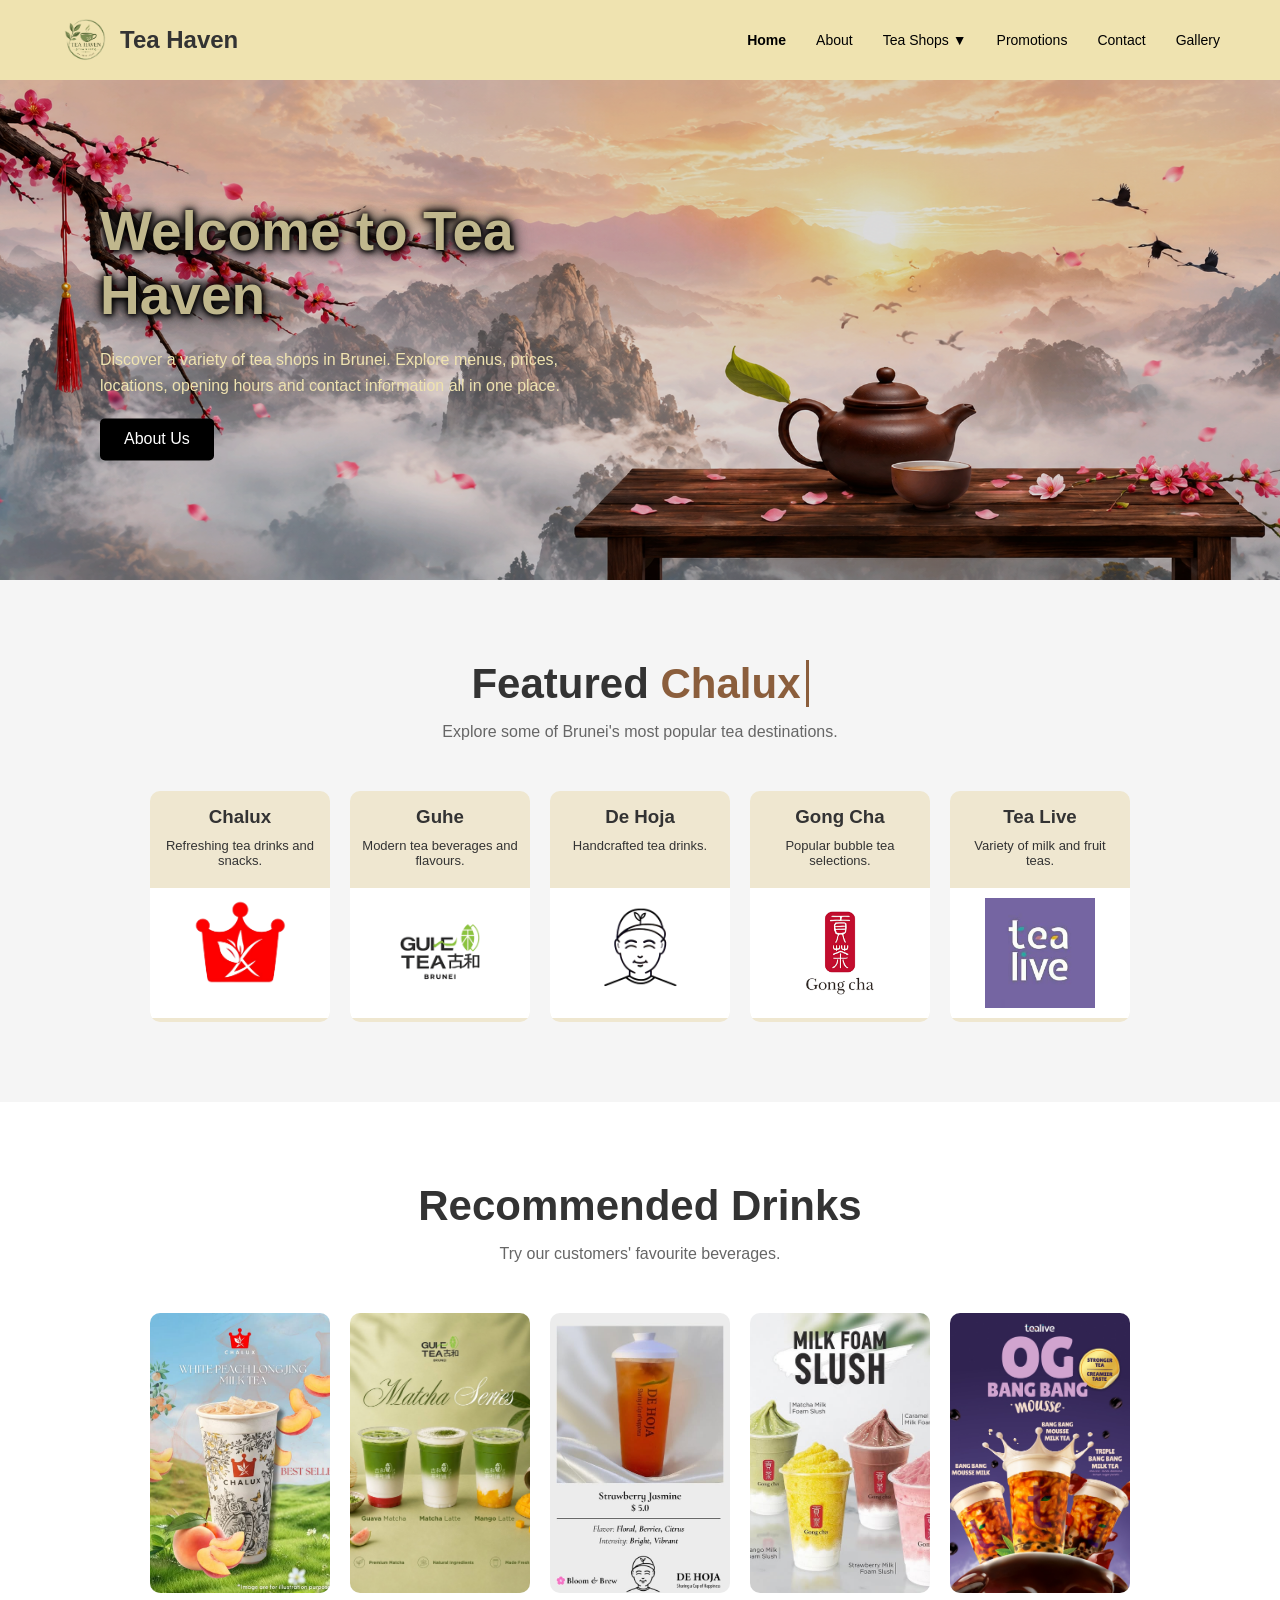
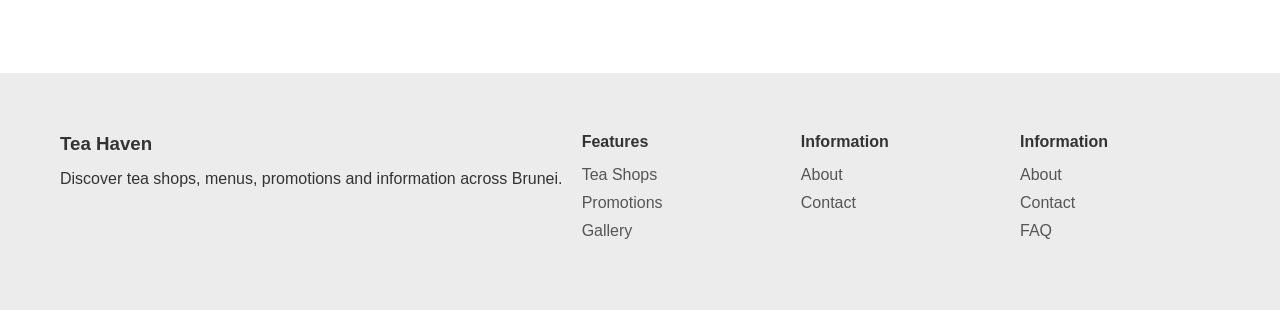
<file: index.html>
<!DOCTYPE html>
<html lang="en">
<head>
    <meta charset="UTF-8">
    <meta name="viewport" content="width=device-width, initial-scale=1.0">
    <title>Tea Haven</title>
    <link rel="stylesheet" href="style.css">
</head>
<body>

    <!-- Header -->
    <header class="header">

        <div class="logo-container">
            <img src="Images/Logo/logo.png" alt="Tea Haven Logo">
            <h2>Tea Haven</h2>
        </div>

        <nav class="navbar">
            <ul>
                <li><a href="index.html" class="active">Home</a></li>
                <li><a href="about.html">About</a></li>
                <li class="dropdown">
                    
                    <a href="#" id="teaShopsBtn">Tea Shops ▼</a>

                <ul class="dropdown-menu" id="teaShopsMenu">
                    <li><a href="chalux.html">Chalux</a></li>
                    <li><a href="guhe.html">Guhe</a></li>
                    <li><a href="dehoja.html">De Hoja</a></li>
                    <li><a href="gongcha.html">Gong Cha</a></li>
                    <li><a href="tealive.html">Tea Live</a></li>
                </ul>

            </li>

                <li><a href="promotions.html">Promotions</a></li>
                <li><a href="contact.html">Contact</a></li>
                <li><a href="gallery.html">Gallery</a></li>
            </ul>
        </nav>

    </header>

    <!-- Hero Section -->
    <section class="hero">

        <img src="Images/Banner/hero-image.png" alt="Tea Background">

        <div class="hero-content">
            <h1><span class="hero-heading">Welcome to Tea Haven</span></h1>

            <p>
                Discover a variety of tea shops in Brunei. Explore menus,
                prices, locations, opening hours and contact information
                all in one place.
            </p>

            <a href="about.html" class="btn-hero">About Us</a>
        </div>

    </section>

    <!-- Featured Tea Shops -->
    <section class="featured-shops">

        <h2>Featured <span id="typing"></span></h2>

        <p class="section-description">
            Explore some of Brunei's most popular tea destinations.
        </p>

        <div class="shop-container">

            <article class="shop-card">
                <h3>Chalux</h3>
                <p>Refreshing tea drinks and snacks.</p>
                <img src="Images/Logo/chalux-logo.png" alt="Chalux">
            </article>

            <article class="shop-card">
                <h3>Guhe</h3>
                <p>Modern tea beverages and flavours.</p>
                <img src="Images/Logo/guhe-logo.png" alt="Guhe">
            </article>

            <article class="shop-card">
                <h3>De Hoja</h3>
                <p>Handcrafted tea drinks.</p>
                <img src="Images/Logo/dehoja-logo.png" alt="De Hoja">
            </article>

            <article class="shop-card">
                <h3>Gong Cha</h3>
                <p>Popular bubble tea selections.</p>
                <img src="Images/Logo/gongcha-logo.png" alt="Gong Cha">
            </article>

            <article class="shop-card">
                <h3>Tea Live</h3>
                <p>Variety of milk and fruit teas.</p>
                <img src="Images/Logo/tealive-logo.png" alt="Tea Live">
            </article>

        </div>

    </section>

    <!-- Recommended Drinks -->
    <section class="recommended-drinks">

        <h2>Recommended Drinks</h2>

        <p class="section-description">
            Try our customers' favourite beverages.
        </p>

        <div class="drink-container">

            <img src="Images/Drink/drink1.jpeg" alt="Drink 1">
            <img src="Images/Drink/drink2.jpeg" alt="Drink 2">
            <img src="Images/Drink/drink3.jpeg" alt="Drink 3">
            <img src="Images/Drink/drink4.jpeg" alt="Drink 4">
            <img src="Images/Drink/drink5.jpg" alt="Drink 5">

        </div>

    </section>

    <!-- Footer -->
    <footer class="footer">

        <div class="footer-column">
            <h3>Tea Haven</h3>
            <p>
                Discover tea shops, menus, promotions and information
                across Brunei.
            </p>
        </div>

        <div class="footer-column">
            <h4>Features</h4>

            <ul>
                <li><a href="#">Tea Shops</a></li>
                <li><a href="promotions.html">Promotions</a></li>
                <li><a href="gallery.html">Gallery</a></li>
            </ul>
        </div>

            <div class="footer-column">
                <h4>Information</h4>
                <ul>
                    <li><a href="about.html">About</a></li>
                    <li><a href="contact.html">Contact</a></li>
                </ul>
            </div>

        <div class="footer-column">
            <h4>Information</h4>

            <ul>
                <li><a href="about.html">About</a></li>
                <li><a href="contact.html">Contact</a></li>
                <li><a href="#">FAQ</a></li>
            </ul>
        </div>

    </footer>



<script src="script.js"></script>
</body>
</html>
</file>
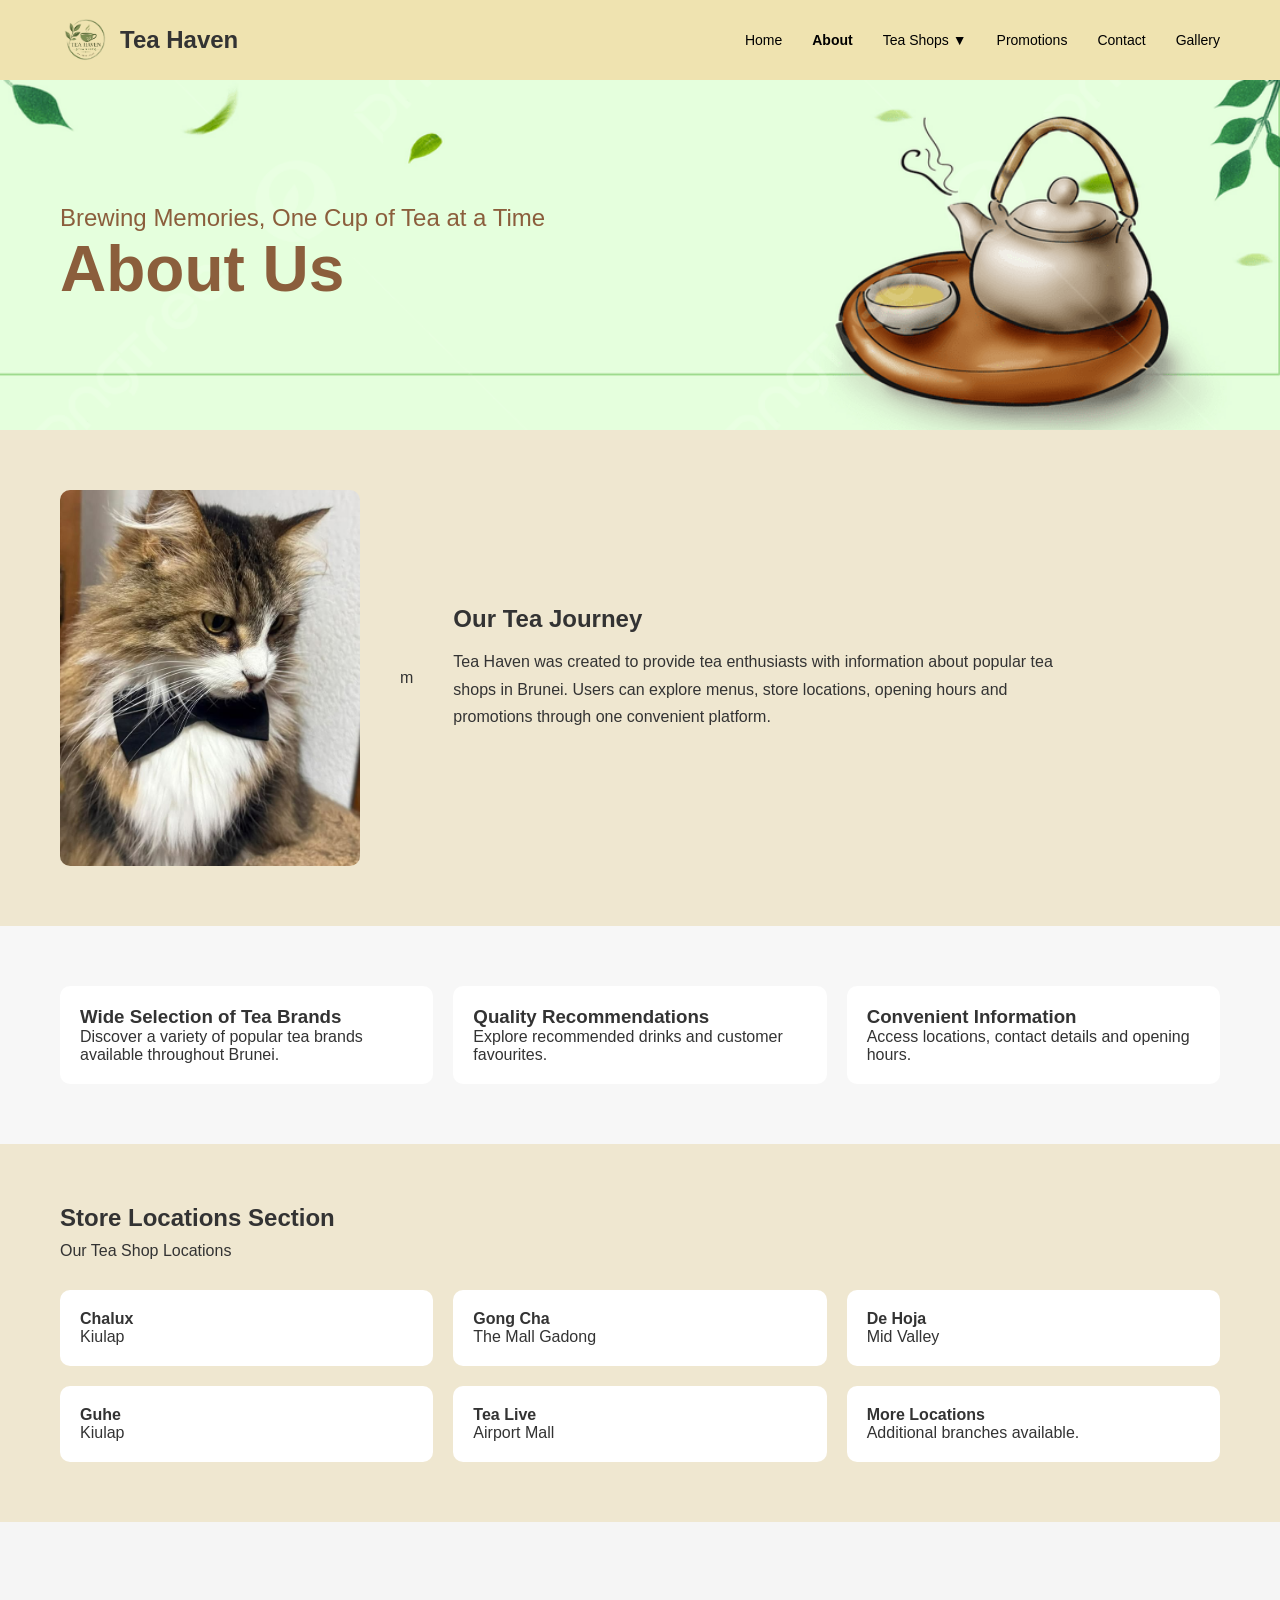
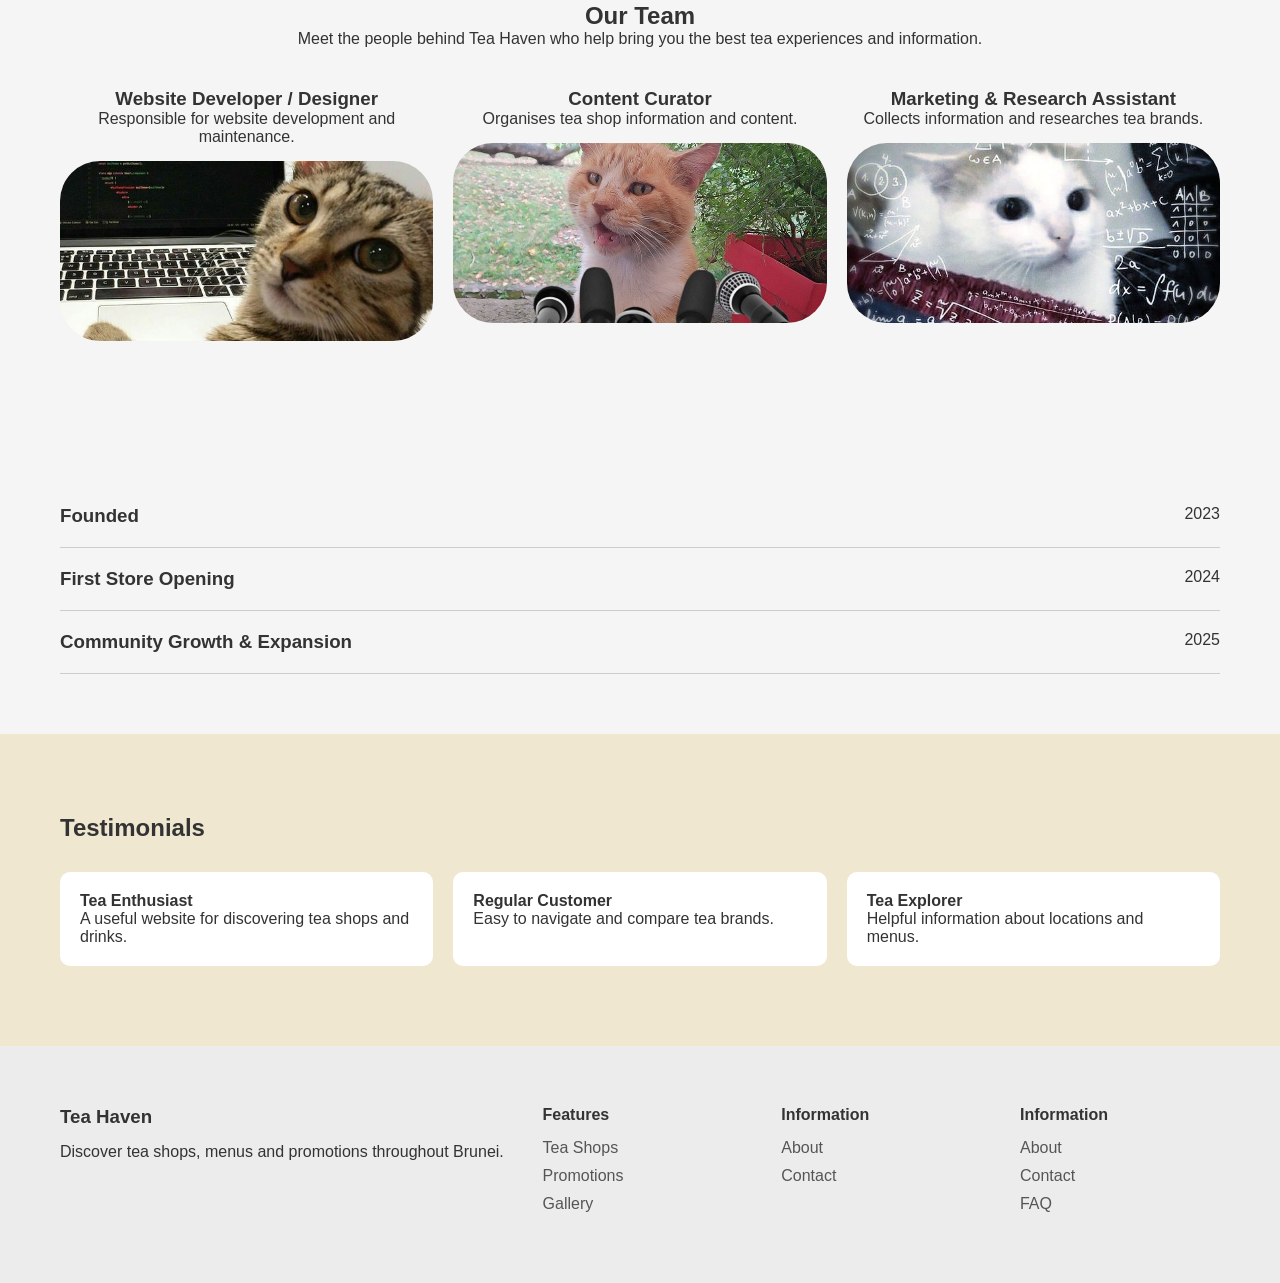
<file: about.html>
<!DOCTYPE html>
<html lang="en">
<head>
    <meta charset="UTF-8">
    <meta name="viewport" content="width=device-width, initial-scale=1.0">
    <title>About Us - Tea Haven</title>
    <link rel="stylesheet" href="style.css">
</head>
<body>

    <!-- Header -->
    <header class="header">

        <div class="logo-container">
            <img src="Images/Logo/logo.png" alt="Tea Haven Logo">
            <h2>Tea Haven</h2>
        </div>

        <nav class="navbar">
            <ul>
                <li><a href="index.html">Home</a></li>
                <li><a href="about.html" class="active">About</a></li>
                <li class="dropdown">

                    <a href="#" id="teaShopsBtn">Tea Shops ▼</a>

                <ul class="dropdown-menu" id="teaShopsMenu">
                    <li><a href="chalux.html">Chalux</a></li>
                    <li><a href="guhe.html">Guhe</a></li>
                    <li><a href="dehoja.html">De Hoja</a></li>
                    <li><a href="gongcha.html">Gong Cha</a></li>
                    <li><a href="tealive.html">Tea Live</a></li>
                </ul>

            </li>

                <li><a href="promotions.html">Promotions</a></li>
                <li><a href="contact.html">Contact</a></li>
                <li><a href="gallery.html">Gallery</a></li>
            </ul>
        </nav>

    </header>

    <!-- About Hero -->
<section class="about-hero">
    <div class="about-hero-content">
        <p>Brewing Memories, One Cup of Tea at a Time</p>
        <h1>About Us</h1>
    </div>
</section>

    <!-- Tea Journey -->
    <section class="tea-journey">

        <img src="Images/Other/founder.jpeg" alt="Founder">
m
        <div class="journey-content">
            <h2>Our Tea Journey</h2>

            <p>
                Tea Haven was created to provide tea enthusiasts with
                information about popular tea shops in Brunei. Users can
                explore menus, store locations, opening hours and promotions
                through one convenient platform.
            </p>
        </div>

    </section>

    <!-- Information Cards -->
    <section class="information-cards">

        <div class="info-card">
            <h3>Wide Selection of Tea Brands</h3>
            <p>
                Discover a variety of popular tea brands available throughout Brunei.
            </p>
        </div>

        <div class="info-card">
            <h3>Quality Recommendations</h3>
            <p>
                Explore recommended drinks and customer favourites.
            </p>
        </div>

        <div class="info-card">
            <h3>Convenient Information</h3>
            <p>
                Access locations, contact details and opening hours.
            </p>
        </div>

    </section>

    <!-- Store Locations -->
    <section class="store-section">

        <h2>Store Locations Section</h2>

        <p>Our Tea Shop Locations</p>

        <div class="location-grid">

            <div class="location-card">
                <h4>Chalux</h4>
                <p>Kiulap</p>
            </div>

            <div class="location-card">
                <h4>Gong Cha</h4>
                <p>The Mall Gadong</p>
            </div>

            <div class="location-card">
                <h4>De Hoja</h4>
                <p>Mid Valley</p>
            </div>

            <div class="location-card">
                <h4>Guhe</h4>
                <p>Kiulap</p>
            </div>

            <div class="location-card">
                <h4>Tea Live</h4>
                <p>Airport Mall</p>
            </div>

            <div class="location-card">
                <h4>More Locations</h4>
                <p>Additional branches available.</p>
            </div>

        </div>

    </section>

    <!-- Team -->
    <section class="team-section">

        <h2>Our Team</h2>

        <p>
            Meet the people behind Tea Haven who help bring you the best tea experiences and information.
        </p>

        <div class="team-grid">

            <div class="team-card">
                <h3>Website Developer / Designer</h3>
                <p>Responsible for website development and maintenance.</p>
                <img src="Images/Other/developer.jpeg" alt="Developer">
            </div>

            <div class="team-card">
                <h3>Content Curator</h3>
                <p>Organises tea shop information and content.</p>
                <img src="Images/Other/curator.jpeg" alt="Content Curator">
            </div>

            <div class="team-card">
                <h3>Marketing & Research Assistant</h3>
                <p>Collects information and researches tea brands.</p>
                <img src="Images/Other/research.jpeg" alt="Research Assistant">
            </div>

        </div>

    </section>

    <!-- Timeline -->
    <section class="timeline-section">

        <div class="timeline-row">
            <h3>Founded</h3>
            <span>2023</span>
        </div>

        <div class="timeline-row">
            <h3>First Store Opening</h3>
            <span>2024</span>
        </div>

        <div class="timeline-row">
            <h3>Community Growth & Expansion</h3>
            <span>2025</span>
        </div>

    </section>

    <!-- Testimonials -->
    <section class="testimonial-section">

        <h2>Testimonials</h2>

        <div class="testimonial-grid">

            <div class="testimonial-card">
                <h4>Tea Enthusiast</h4>
                <p>
                    A useful website for discovering tea shops and drinks.
                </p>
            </div>

            <div class="testimonial-card">
                <h4>Regular Customer</h4>
                <p>
                    Easy to navigate and compare tea brands.
                </p>
            </div>

            <div class="testimonial-card">
                <h4>Tea Explorer</h4>
                <p>
                    Helpful information about locations and menus.
                </p>
            </div>

        </div>

    </section>

    <!-- Footer -->
    <footer class="footer">

        <div class="footer-column">
            <h3>Tea Haven</h3>

            <p>
                Discover tea shops, menus and promotions throughout Brunei.
            </p>
        </div>

        <div class="footer-column">
            <h4>Features</h4>

            <ul>
                <li><a href="#">Tea Shops</a></li>
                <li><a href="promotions.html">Promotions</a></li>
                <li><a href="gallery.html">Gallery</a></li>
            </ul>
        </div>

            <div class="footer-column">
                <h4>Information</h4>
                <ul>
                    <li><a href="about.html">About</a></li>
                    <li><a href="contact.html">Contact</a></li>
                </ul>
            </div>

        <div class="footer-column">
            <h4>Information</h4>

            <ul>
                <li><a href="about.html">About</a></li>
                <li><a href="contact.html">Contact</a></li>
                <li><a href="#">FAQ</a></li>
            </ul>
        </div>

    </footer>

<script src="script.js"></script>
</body>
</html>
</file>
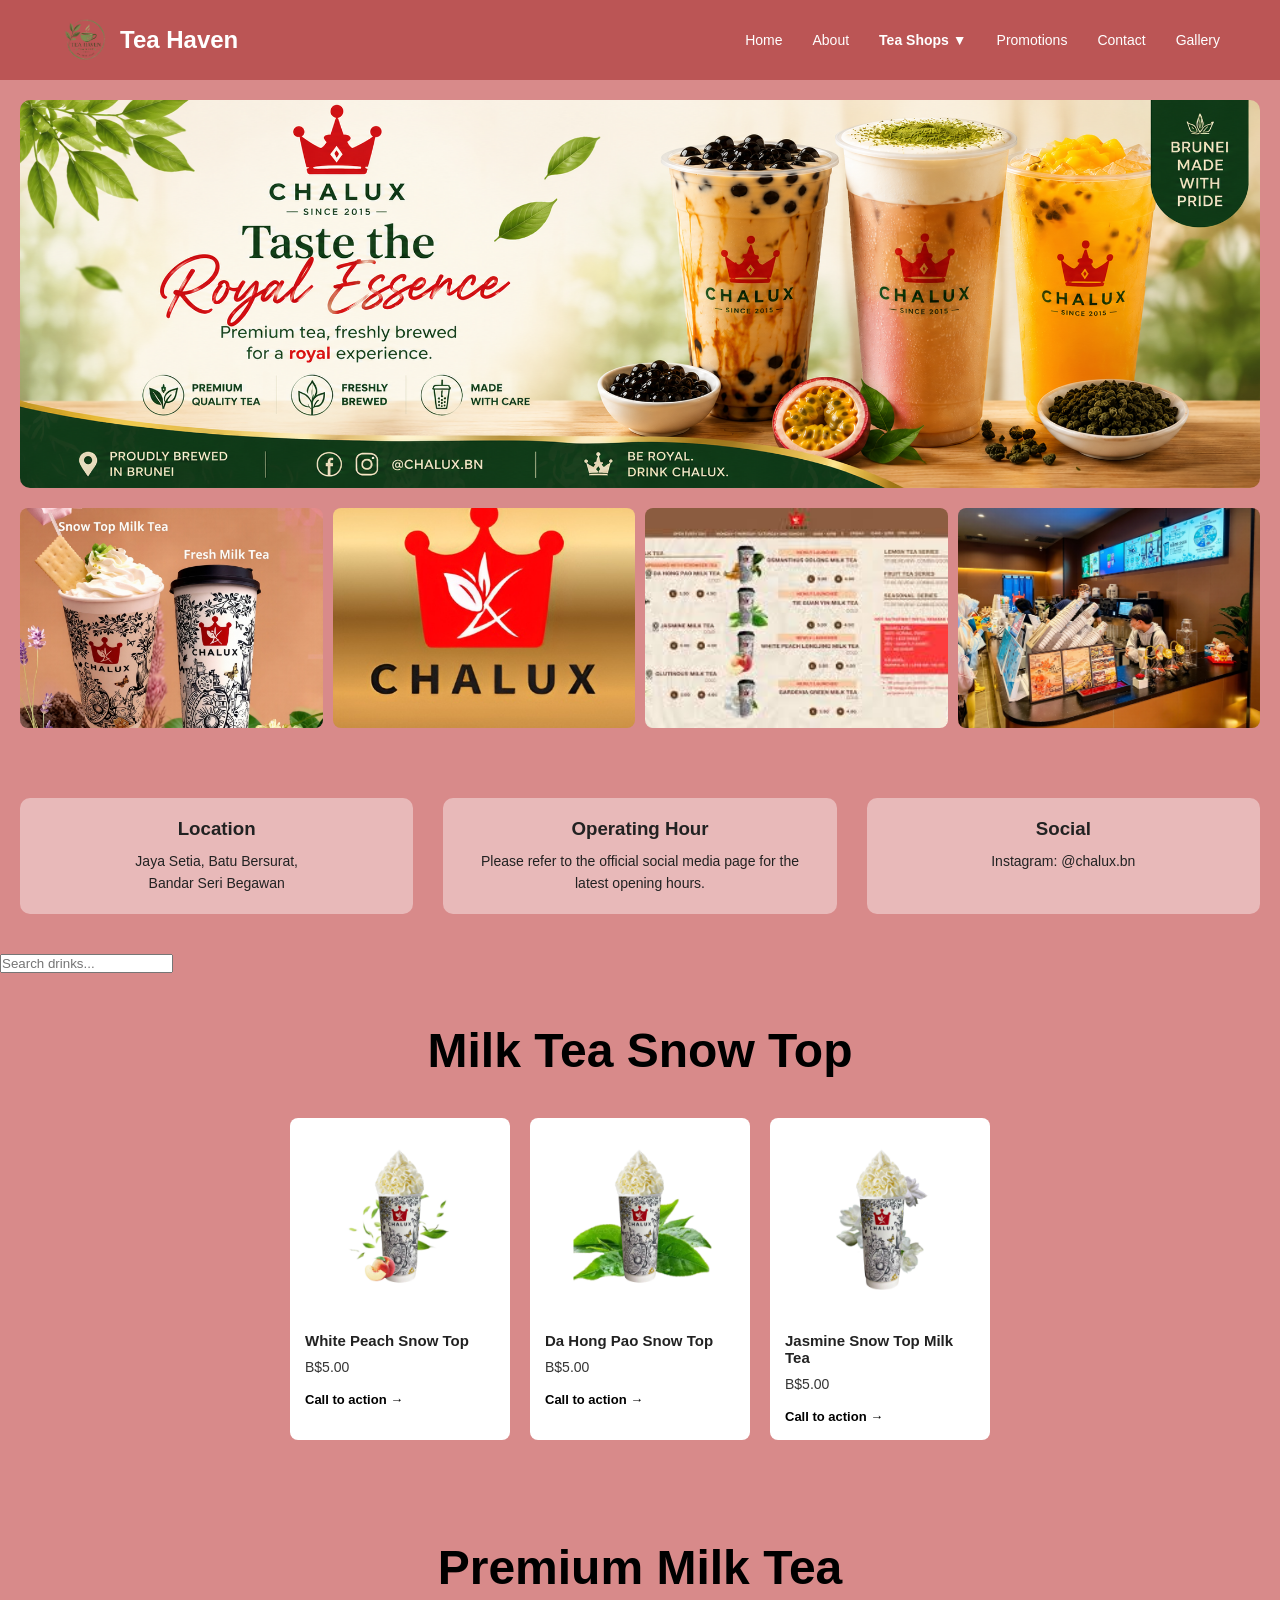
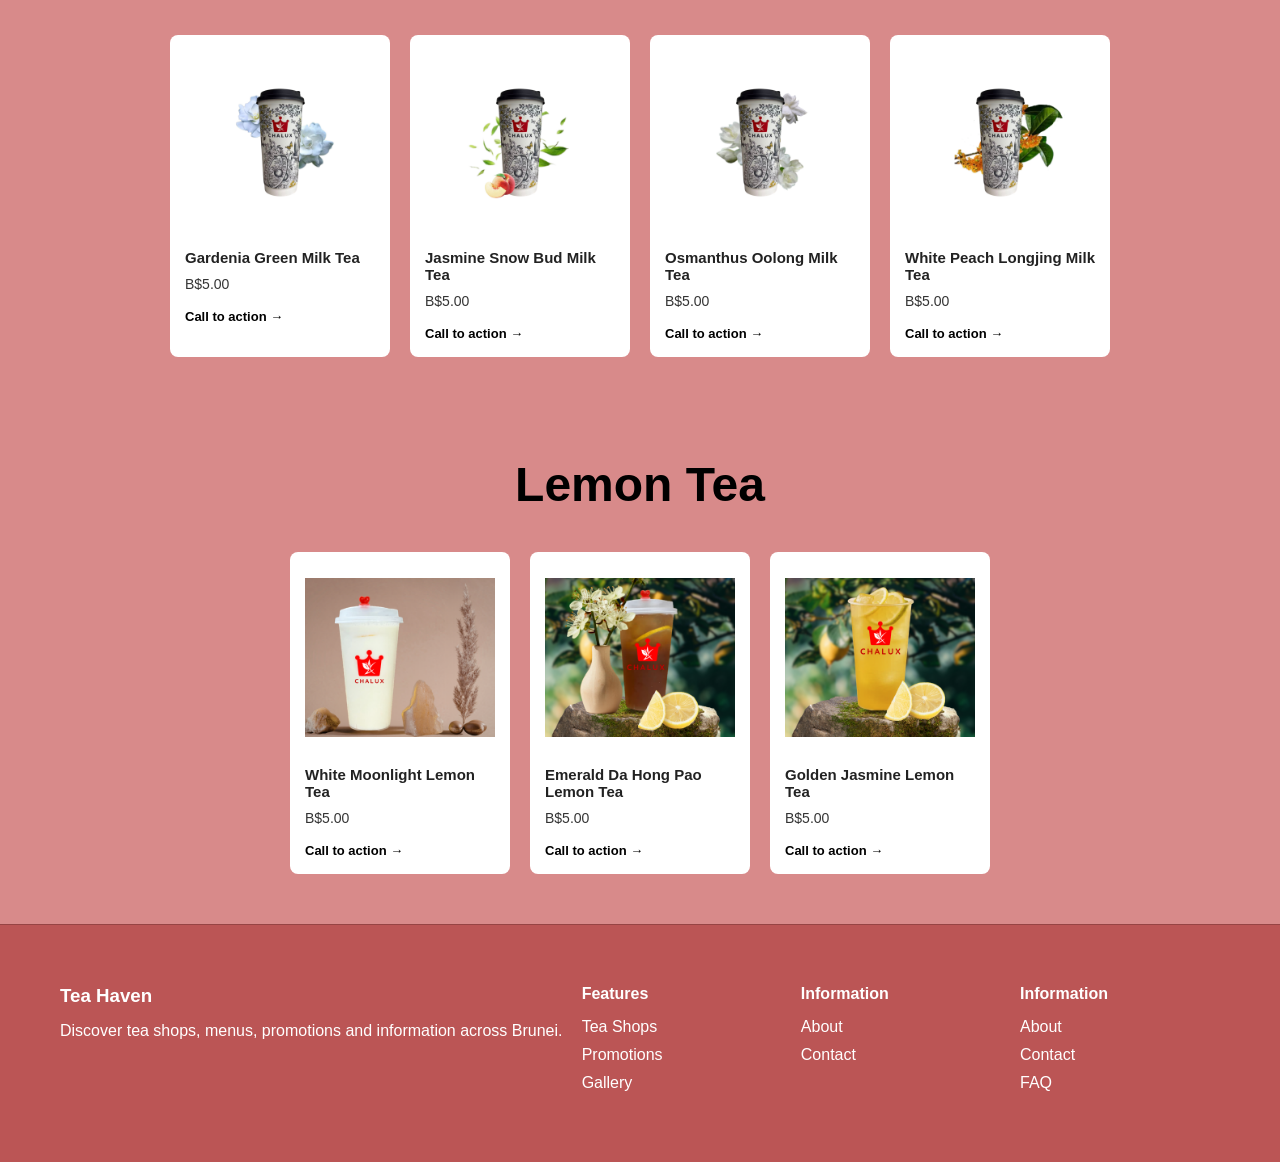
<file: chalux.html>
<!DOCTYPE html>
<html lang="en">
<head>
    <meta charset="UTF-8">
    <meta name="viewport" content="width=device-width, initial-scale=1.0">
    <title>Chalux - Tea Haven</title>
    <link rel="stylesheet" href="style.css">
</head>
<body class="chalux-page">

    <header class="header chalux-header">

        <div class="logo-container">
            <img src="Images/Logo/logo.png" alt="Tea Haven Logo">
            <h2>Tea Haven</h2>
        </div>

        <nav class="navbar">
            <ul>
                <li><a href="index.html">Home</a></li>
                <li><a href="about.html">About</a></li>
                
                <li class="dropdown">

                        <a href="#" id="teaShopsBtn" class="active">Tea Shops ▼</a>

                    <ul class="dropdown-menu" id="teaShopsMenu">
                        <li><a href="chalux.html">Chalux</a></li>
                        <li><a href="guhe.html">Guhe</a></li>
                        <li><a href="dehoja.html">De Hoja</a></li>
                        <li><a href="gongcha.html">Gong Cha</a></li>
                        <li><a href="tealive.html">Tea Live</a></li>
                    </ul>

                </li>

                <li><a href="promotions.html">Promotions</a></li>
                <li><a href="contact.html">Contact</a></li>
                <li><a href="gallery.html">Gallery</a></li>
            </ul>
        </nav>

    </header>

    <!-- Shop Banner -->

    <section class="shop-banner">
        <img src="Images/Banner/chalux-banner.png" alt="Chalux Banner">
    </section>

    <!-- Shop Gallery -->

    <section class="shop-gallery">

        <div class="gallery-grid">

            <img src="Images/Other/chalux1.jpg" alt="Drink">
            <img src="Images/Logo/chalux1-logo.jpg" alt="Logo">
            <img src="Images/Other/chalux2.jpg" alt="Menu">
            <img src="Images/Other/chalux3.jpg" alt="Store">

        </div>

    </section>

    <!-- Information -->

    <section class="shop-info">

        <div class="info-box">
            <h3>Location</h3>
            <p>Jaya Setia, Batu Bersurat,<br>Bandar Seri Begawan</p>
        </div>

        <div class="info-box">
            <h3>Operating Hour</h3>
            <p>Please refer to the official social media page for the latest opening hours.</p>
        </div>

        <div class="info-box">
            <h3>Social</h3>
            <p>Instagram: @chalux.bn</p>
        </div>

    </section>


        <!-- Search Bar -->

    <section class="search-section">
        <input
            type="text"
            id="menuSearch"
            placeholder="Search drinks..."
        >
    </section>

    <!-- Milk Tea Snow Top -->

    <section class="menu-section">

        <h2>Milk Tea Snow Top</h2>

        <div class="menu-grid">

            <div class="menu-card searchable">
                <img src="Images/Drink/snowtop1.png" alt="">
                <h4>White Peach Snow Top</h4>
                <p>B$5.00</p>
                <a href="#">Call to action →</a>
            </div>

            <div class="menu-card searchable">
                <img src="Images/Drink/snowtop2.png" alt="">
                <h4>Da Hong Pao Snow Top</h4>
                <p>B$5.00</p>
                <a href="#">Call to action →</a>
            </div>

            <div class="menu-card searchable">
                <img src="Images/Drink/snowtop3.png" alt="">
                <h4>Jasmine Snow Top Milk Tea</h4>
                <p>B$5.00</p>
                <a href="#">Call to action →</a>
            </div>

        </div>

    </section>

    <!-- Premium Milk Tea -->

    <section class="menu-section">

        <h2>Premium Milk Tea</h2>

        <div class="menu-grid">

            <div class="menu-card searchable">
                <img src="Images/Drink/premium1.png" alt="">
                <h4>Gardenia Green Milk Tea</h4>
                <p>B$5.00</p>
                <a href="#">Call to action →</a>
            </div>

            <div class="menu-card searchable">
                <img src="Images/Drink/premium2.png" alt="">
                <h4>Jasmine Snow Bud Milk Tea</h4>
                <p>B$5.00</p>
                <a href="#">Call to action →</a>
            </div>

            <div class="menu-card searchable">
                <img src="Images/Drink/premium3.png" alt="">
                <h4>Osmanthus Oolong Milk Tea</h4>
                <p>B$5.00</p>
                <a href="#">Call to action →</a>
            </div>

            <div class="menu-card searchable">
                <img src="Images/Drink/premium4.png" alt="">
                <h4>White Peach Longjing Milk Tea</h4>
                <p>B$5.00</p>
                <a href="#">Call to action →</a>
            </div>

        </div>

    </section>

    <!-- Lemon Tea -->

    <section class="menu-section">

        <h2>Lemon Tea</h2>

        <div class="menu-grid">

            <div class="menu-card searchable">
                <img src="Images/Drink/lemon1.png" alt="">
                <h4>White Moonlight Lemon Tea</h4>
                <p>B$5.00</p>
                <a href="#">Call to action →</a>
            </div>

            <div class="menu-card searchable">
                <img src="Images/Drink/lemon2.png" alt="">
                <h4>Emerald Da Hong Pao Lemon Tea</h4>
                <p>B$5.00</p>
                <a href="#">Call to action →</a>
            </div>

            <div class="menu-card searchable">
                <img src="Images/Drink/lemon3.png" alt="">
                <h4>Golden Jasmine Lemon Tea</h4>
                <p>B$5.00</p>
                <a href="#">Call to action →</a>
            </div>

        </div>

    </section>

    <!-- Footer -->

    <footer class="footer">

        <div class="footer-column">
            <h3>Tea Haven</h3>
            <p>
                Discover tea shops, menus, promotions and information
                across Brunei.
            </p>
        </div>

        <div class="footer-column">
            <h4>Features</h4>

            <ul>
                <li><a href="#">Tea Shops</a></li>
                <li><a href="promotions.html">Promotions</a></li>
                <li><a href="gallery.html">Gallery</a></li>
            </ul>
        </div>

            <div class="footer-column">
                <h4>Information</h4>
                <ul>
                    <li><a href="about.html">About</a></li>
                    <li><a href="contact.html">Contact</a></li>
                </ul>
            </div>

        <div class="footer-column">
            <h4>Information</h4>

            <ul>
                <li><a href="about.html">About</a></li>
                <li><a href="contact.html">Contact</a></li>
                <li><a href="#">FAQ</a></li>
            </ul>
        </div>

    </footer>

<script src="script.js"></script>
</body>
</html>
</file>
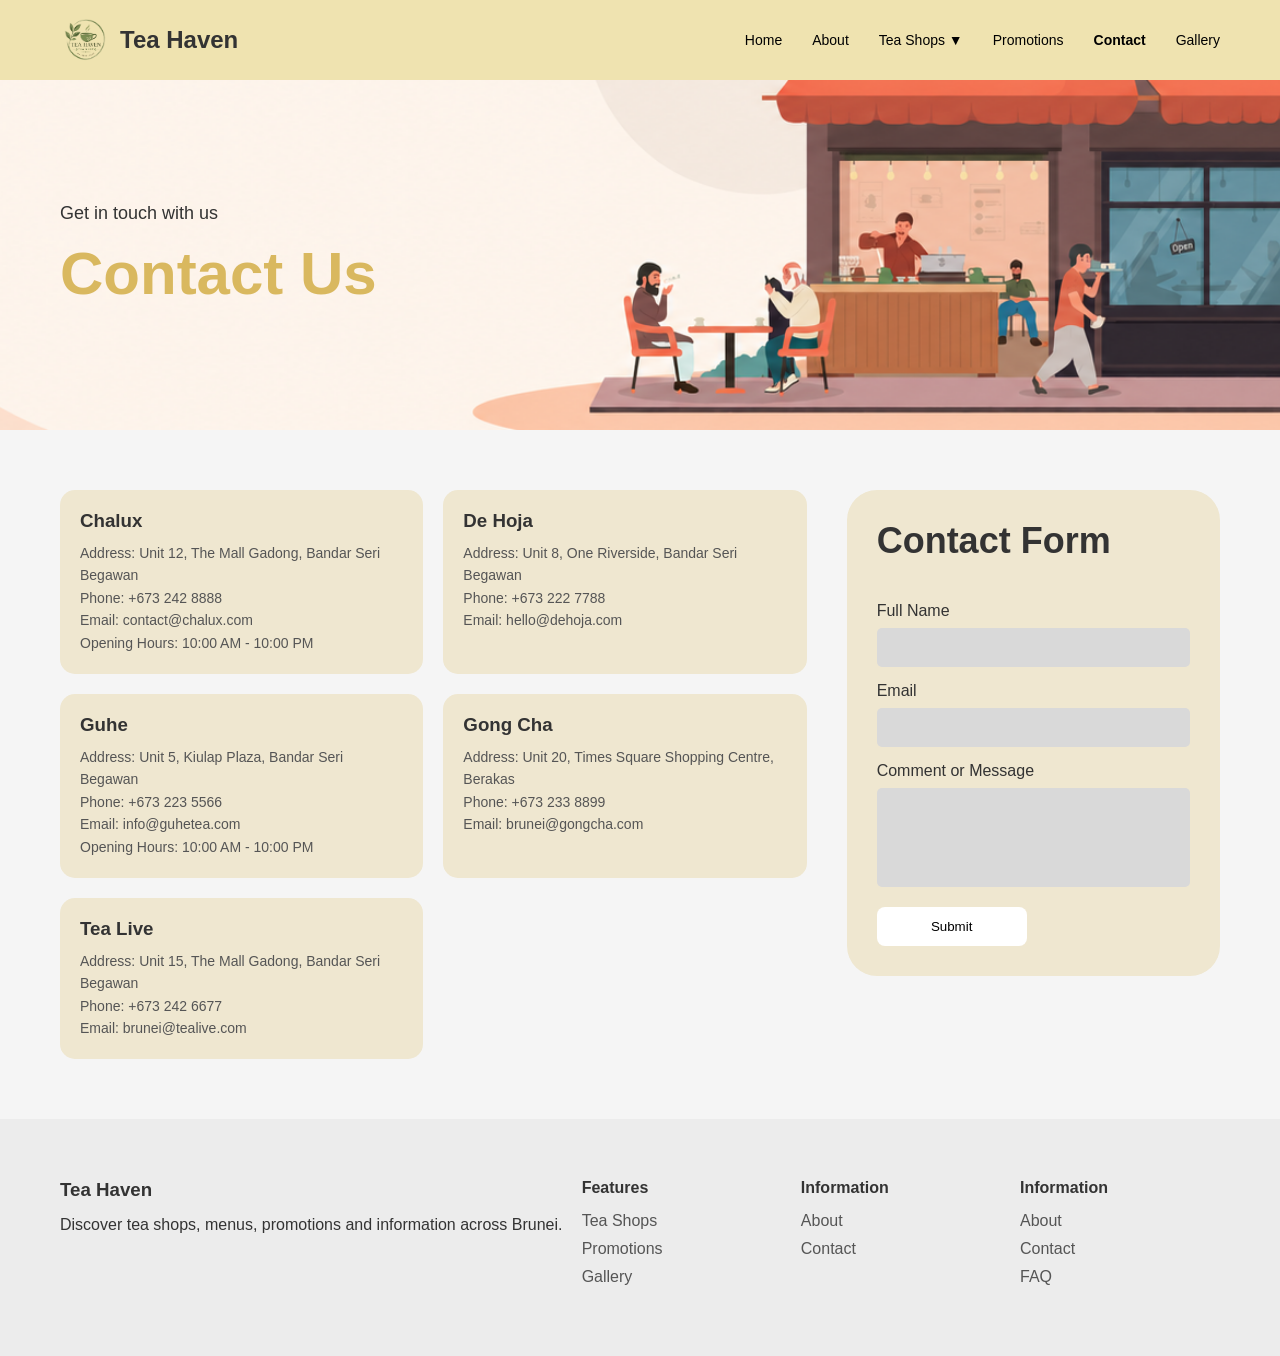
<file: contact.html>
<!DOCTYPE html>
<html lang="en">
<head>
    <meta charset="UTF-8">
    <meta name="viewport" content="width=device-width, initial-scale=1.0">
    <title>Tea Haven - Contact</title>
    <link rel="stylesheet" href="style.css">
</head>
<body>

    <!-- Header -->
    <header class="header">

        <div class="logo-container">
            <img src="Images/Logo/logo.png" alt="Tea Haven Logo">
            <h2>Tea Haven</h2>
        </div>

        <nav class="navbar">
            <ul>
                <li><a href="index.html">Home</a></li>
                <li><a href="about.html">About</a></li>
                <li class="dropdown">

                    <a href="#" id="teaShopsBtn">Tea Shops ▼</a>

                <ul class="dropdown-menu" id="teaShopsMenu">
                    <li><a href="chalux.html">Chalux</a></li>
                    <li><a href="guhe.html">Guhe</a></li>
                    <li><a href="dehoja.html">De Hoja</a></li>
                    <li><a href="gongcha.html">Gong Cha</a></li>
                    <li><a href="tealive.html">Tea Live</a></li>
                </ul>

            </li>

                <li><a href="promotions.html">Promotions</a></li>
                <li><a href="contact.html" class="active">Contact</a></li>
                <li><a href="gallery.html">Gallery</a></li>
            </ul>
        </nav>

    </header>

    <!-- Contact Hero -->
    <section class="contact-hero">

        <div class="contact-hero-content">
            <p>Get in touch with us</p>
            <h1>Contact Us</h1>
        </div>

    </section>

    <!-- Contact Section -->
    <section class="contact-section">

        <div class="contact-cards">

            <div class="contact-card">
                <h3>Chalux</h3>
                <p>Address: Unit 12, The Mall Gadong, Bandar Seri Begawan</p>
                <p>Phone: +673 242 8888</p>
                <p>Email: contact@chalux.com</p>
                <p>Opening Hours: 10:00 AM - 10:00 PM</p>
            </div>

            <div class="contact-card">
                <h3>De Hoja</h3>
                <p>Address: Unit 8, One Riverside, Bandar Seri Begawan</p>
                <p>Phone: +673 222 7788</p>
                <p>Email: hello@dehoja.com</p>
            </div>

            <div class="contact-card">
                <h3>Guhe</h3>
                <p>Address: Unit 5, Kiulap Plaza, Bandar Seri Begawan</p>
                <p>Phone: +673 223 5566</p>
                <p>Email: info@guhetea.com</p>
                <p>Opening Hours: 10:00 AM - 10:00 PM</p>
            </div>

            <div class="contact-card">
                <h3>Gong Cha</h3>
                <p>Address: Unit 20, Times Square Shopping Centre, Berakas</p>
                <p>Phone: +673 233 8899</p>
                <p>Email: brunei@gongcha.com</p>
            </div>

            <div class="contact-card">
                <h3>Tea Live</h3>
                <p>Address: Unit 15, The Mall Gadong, Bandar Seri Begawan</p>
                <p>Phone: +673 242 6677</p>
                <p>Email: brunei@tealive.com</p>
            </div>

        </div>

        <!-- Contact Form -->
        <div class="contact-form">

            <h2>Contact Form</h2>

            <form>

                <label for="name">Full Name</label>
                <input type="text" id="name" required>

                <label for="email">Email</label>
                <input type="email" id="email" required>

                <label for="message">Comment or Message</label>
                <textarea id="message" rows="5" required></textarea>

                <button type="submit">Submit</button>

            </form>

        </div>

    </section>

    <!-- Footer -->
    <footer class="footer">

        <div class="footer-column">
            <h3>Tea Haven</h3>
            <p>
                Discover tea shops, menus, promotions and information
                across Brunei.
            </p>
        </div>

        <div class="footer-column">
            <h4>Features</h4>

            <ul>
                <li><a href="#">Tea Shops</a></li>
                <li><a href="promotions.html">Promotions</a></li>
                <li><a href="gallery.html">Gallery</a></li>
            </ul>
        </div>

            <div class="footer-column">
                <h4>Information</h4>
                <ul>
                    <li><a href="about.html">About</a></li>
                    <li><a href="contact.html">Contact</a></li>
                </ul>
            </div>

        <div class="footer-column">
            <h4>Information</h4>

            <ul>
                <li><a href="about.html">About</a></li>
                <li><a href="contact.html">Contact</a></li>
                <li><a href="#">FAQ</a></li>
            </ul>
        </div>

    </footer>

<script src="script.js"></script>
</body>
</html>
</file>
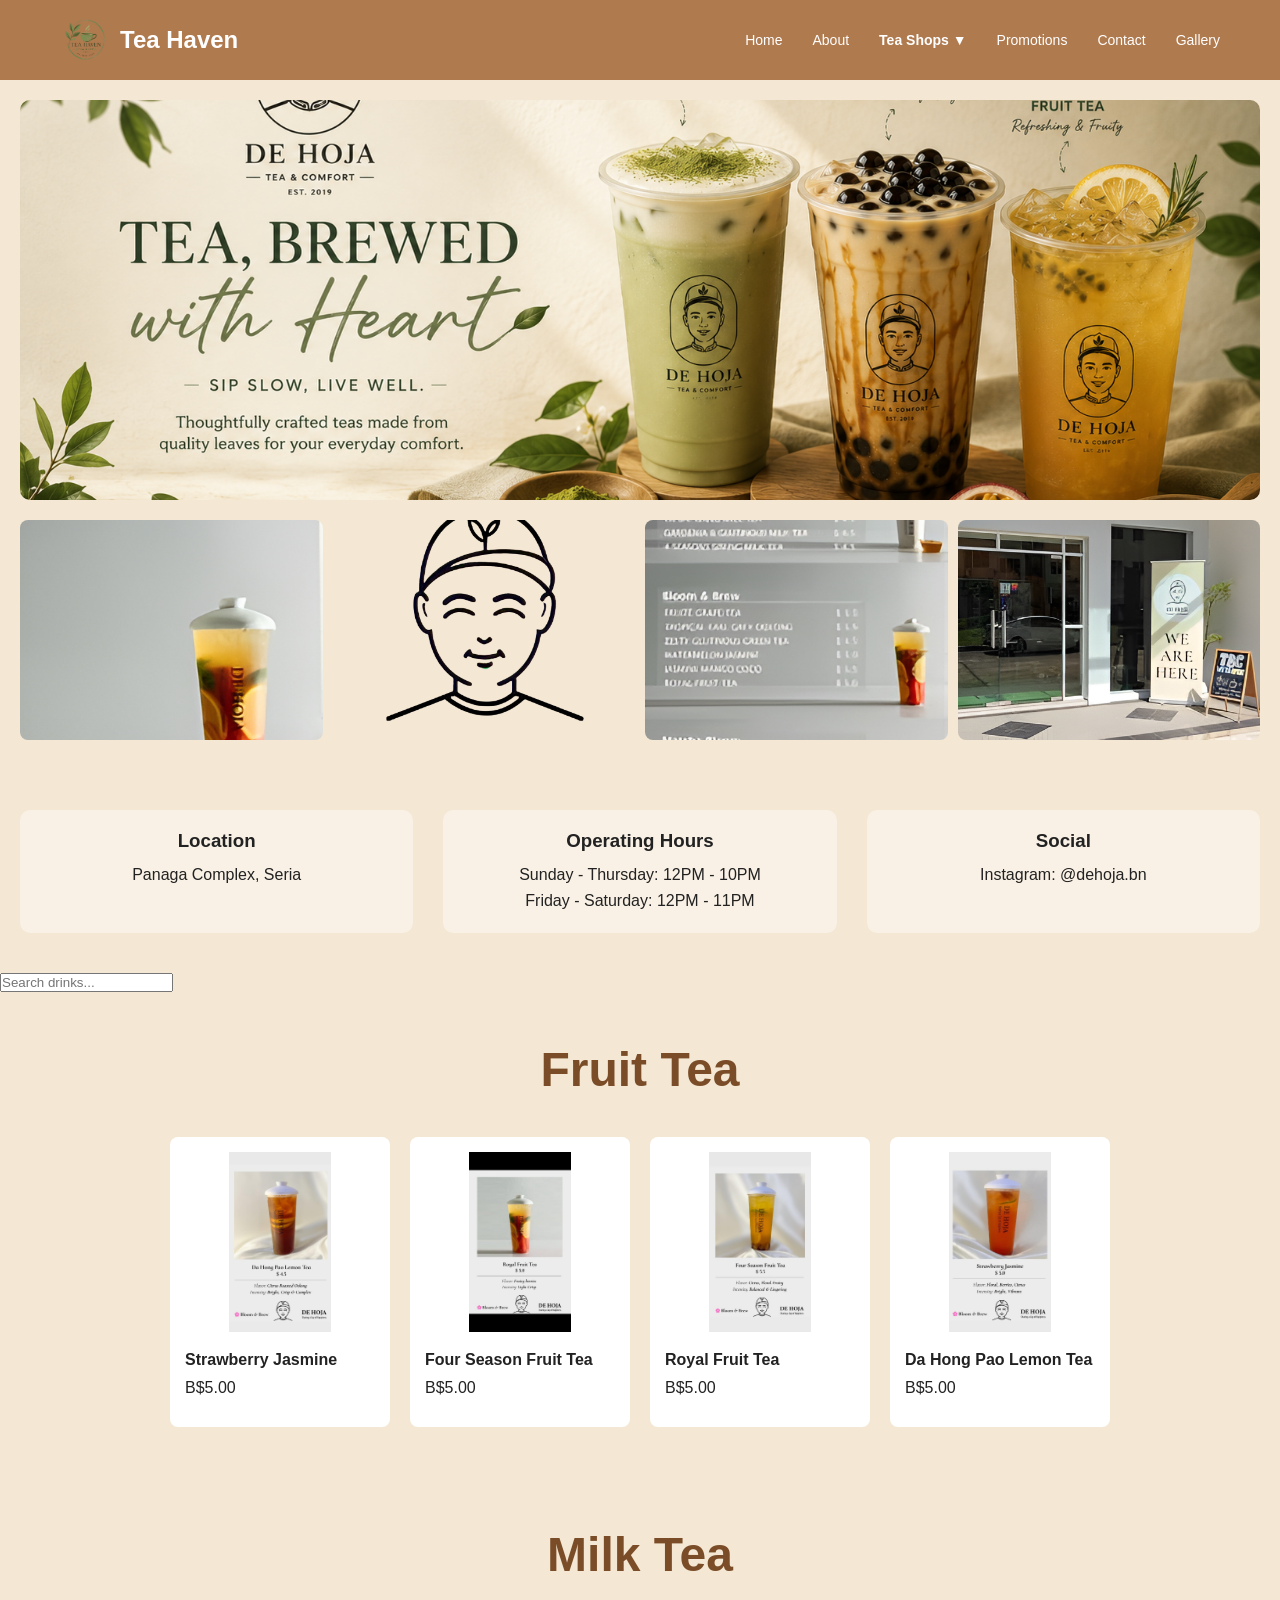
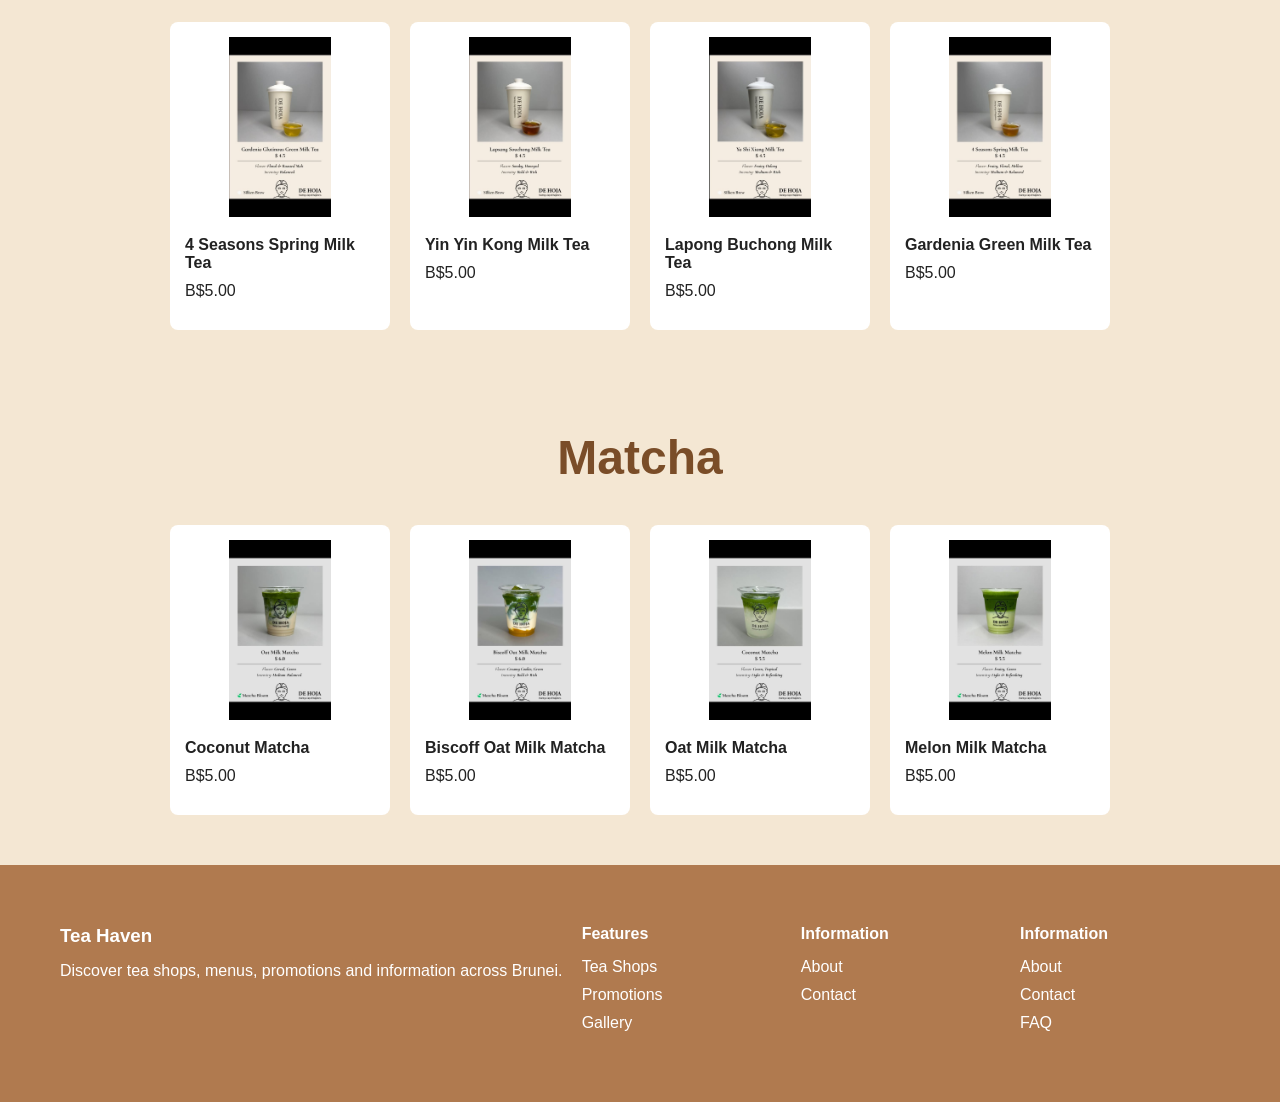
<file: dehoja.html>
<!DOCTYPE html>
<html lang="en">
<head>
    <meta charset="UTF-8">
    <meta name="viewport" content="width=device-width, initial-scale=1.0">
    <title>De Hoja - Tea Haven</title>
    <link rel="stylesheet" href="style.css">
</head>

<body class="dehoja-page">

    <!-- Header -->
    <header class="header dehoja-header">

        <div class="logo-container">
            <img src="Images/Logo/logo.png" alt="Tea Haven Logo">
            <h2>Tea Haven</h2>
        </div>

        <nav class="navbar">
            <ul>

                <li><a href="index.html">Home</a></li>

                <li><a href="about.html">About</a></li>

                <li class="dropdown">

                    <a href="#" id="teaShopsBtn" class="active">Tea Shops ▼</a>

                    <ul class="dropdown-menu" id="teaShopsMenu">
                        <li><a href="chalux.html">Chalux</a></li>
                        <li><a href="guhe.html">Guhe</a></li>
                        <li><a href="dehoja.html">De Hoja</a></li>
                        <li><a href="gongcha.html">Gong Cha</a></li>
                        <li><a href="tealive.html">Tea Live</a></li>
                    </ul>

                </li>

                <li><a href="promotions.html">Promotions</a></li>
                <li><a href="contact.html">Contact</a></li>
                <li><a href="gallery.html">Gallery</a></li>

            </ul>
        </nav>

    </header>

    <!-- Banner -->
    <section class="shop-banner">
        <img src="Images/Banner/dehoja-banner.png" alt="De Hoja Banner">
    </section>

    <!-- Gallery -->
    <section class="shop-gallery">

        <div class="gallery-grid">

            <img src="Images/Other/dehoja1.png" alt="Drink">
            <img src="Images/Logo/dehoja-logo.png" alt="Logo">
            <img src="Images/Other/dehoja2.png" alt="Menu">
            <img src="Images/Other/dehoja3.png" alt="Store">

        </div>

    </section>

    <!-- Information -->
    <section class="shop-info">

        <div class="info-box">
            <h3>Location</h3>
            <p>Panaga Complex, Seria</p>
        </div>

        <div class="info-box">
            <h3>Operating Hours</h3>
            <p>Sunday - Thursday: 12PM - 10PM</p>
            <p>Friday - Saturday: 12PM - 11PM</p>
        </div>

        <div class="info-box">
            <h3>Social</h3>
            <p>Instagram: @dehoja.bn</p>
        </div>

    </section>


    <section class="search-section">
        <input
            type="text"
            id="menuSearch"
            placeholder="Search drinks..."
        >
    </section>

    <!-- Fruit Tea -->
    <section class="menu-section">

        <h2>Fruit Tea</h2>

        <div class="menu-grid">

            <div class="menu-card searchable">
                <img src="Images/Drink/fruit1.jpeg" alt="">
                <h4>Strawberry Jasmine</h4>
                <p>B$5.00</p>
            </div>

            <div class="menu-card searchable">
                <img src="Images/Drink/fruit2.jpeg" alt="">
                <h4>Four Season Fruit Tea</h4>
                <p>B$5.00</p>
            </div>

                <div class="menu-card searchable">
                    <img src="Images/Drink/fruit3.jpeg" alt="">
                <h4>Royal Fruit Tea</h4>
                <p>B$5.00</p>
            </div>

            <div class="menu-card searchable">
                <img src="Images/Drink/fruit4.jpeg" alt="">
                <h4>Da Hong Pao Lemon Tea</h4>
                <p>B$5.00</p>
            </div>

        </div>

    </section>

    <!-- Milk Tea -->
    <section class="menu-section">

        <h2>Milk Tea</h2>

        <div class="menu-grid">

            <div class="menu-card searchable">
                <img src="Images/Drink/milk1.jpeg" alt="">
                <h4>4 Seasons Spring Milk Tea</h4>
                <p>B$5.00</p>
            </div>

            <div class="menu-card searchable">
                <img src="Images/Drink/milk2.jpeg" alt="">
                <h4>Yin Yin Kong Milk Tea</h4>
                <p>B$5.00</p>
            </div>

            <div class="menu-card searchable">
                <img src="Images/Drink/milk3.jpeg" alt="">
                <h4>Lapong Buchong Milk Tea</h4>
                <p>B$5.00</p>
            </div>

            <div class="menu-card searchable">
                <img src="Images/Drink/milk4.jpeg" alt="">
                <h4>Gardenia Green Milk Tea</h4>
                <p>B$5.00</p>
            </div>

        </div>

    </section>

    <!-- Matcha -->
    <section class="menu-section">

        <h2>Matcha</h2>

        <div class="menu-grid">

            <div class="menu-card searchable">
                <img src="Images/Drink/matchaa1.jpeg" alt="">
                <h4>Coconut Matcha</h4>
                <p>B$5.00</p>
            </div>

            <div class="menu-card searchable">
                <img src="Images/Drink/matchaa2.jpeg" alt="">
                <h4>Biscoff Oat Milk Matcha</h4>
                <p>B$5.00</p>
            </div>

            <div class="menu-card searchable">
                <img src="Images/Drink/matchaa3.jpeg" alt="">
                <h4>Oat Milk Matcha</h4>
                <p>B$5.00</p>
            </div>

            <div class="menu-card searchable">
                <img src="Images/Drink/matchaa4.jpg" alt="">
                <h4>Melon Milk Matcha</h4>
                <p>B$5.00</p>
            </div>

        </div>

    </section>

    <!-- Footer -->
    <footer class="footer">

        <div class="footer-column">
            <h3>Tea Haven</h3>
            <p>Discover tea shops, menus, promotions and information across Brunei.</p>
        </div>

        <div class="footer-column">
            <h4>Features</h4>

            <ul>
                <li><a href="#">Tea Shops</a></li>
                <li><a href="promotions.html">Promotions</a></li>
                <li><a href="gallery.html">Gallery</a></li>
            </ul>
        </div>

            <div class="footer-column">
                <h4>Information</h4>
                <ul>
                    <li><a href="about.html">About</a></li>
                    <li><a href="contact.html">Contact</a></li>
                </ul>
            </div>

        <div class="footer-column">
            <h4>Information</h4>

            <ul>
                <li><a href="about.html">About</a></li>
                <li><a href="contact.html">Contact</a></li>
                <li><a href="#">FAQ</a></li>
            </ul>
        </div>
    </footer>

    <script src="script.js"></script>

</body>
</html>
</file>
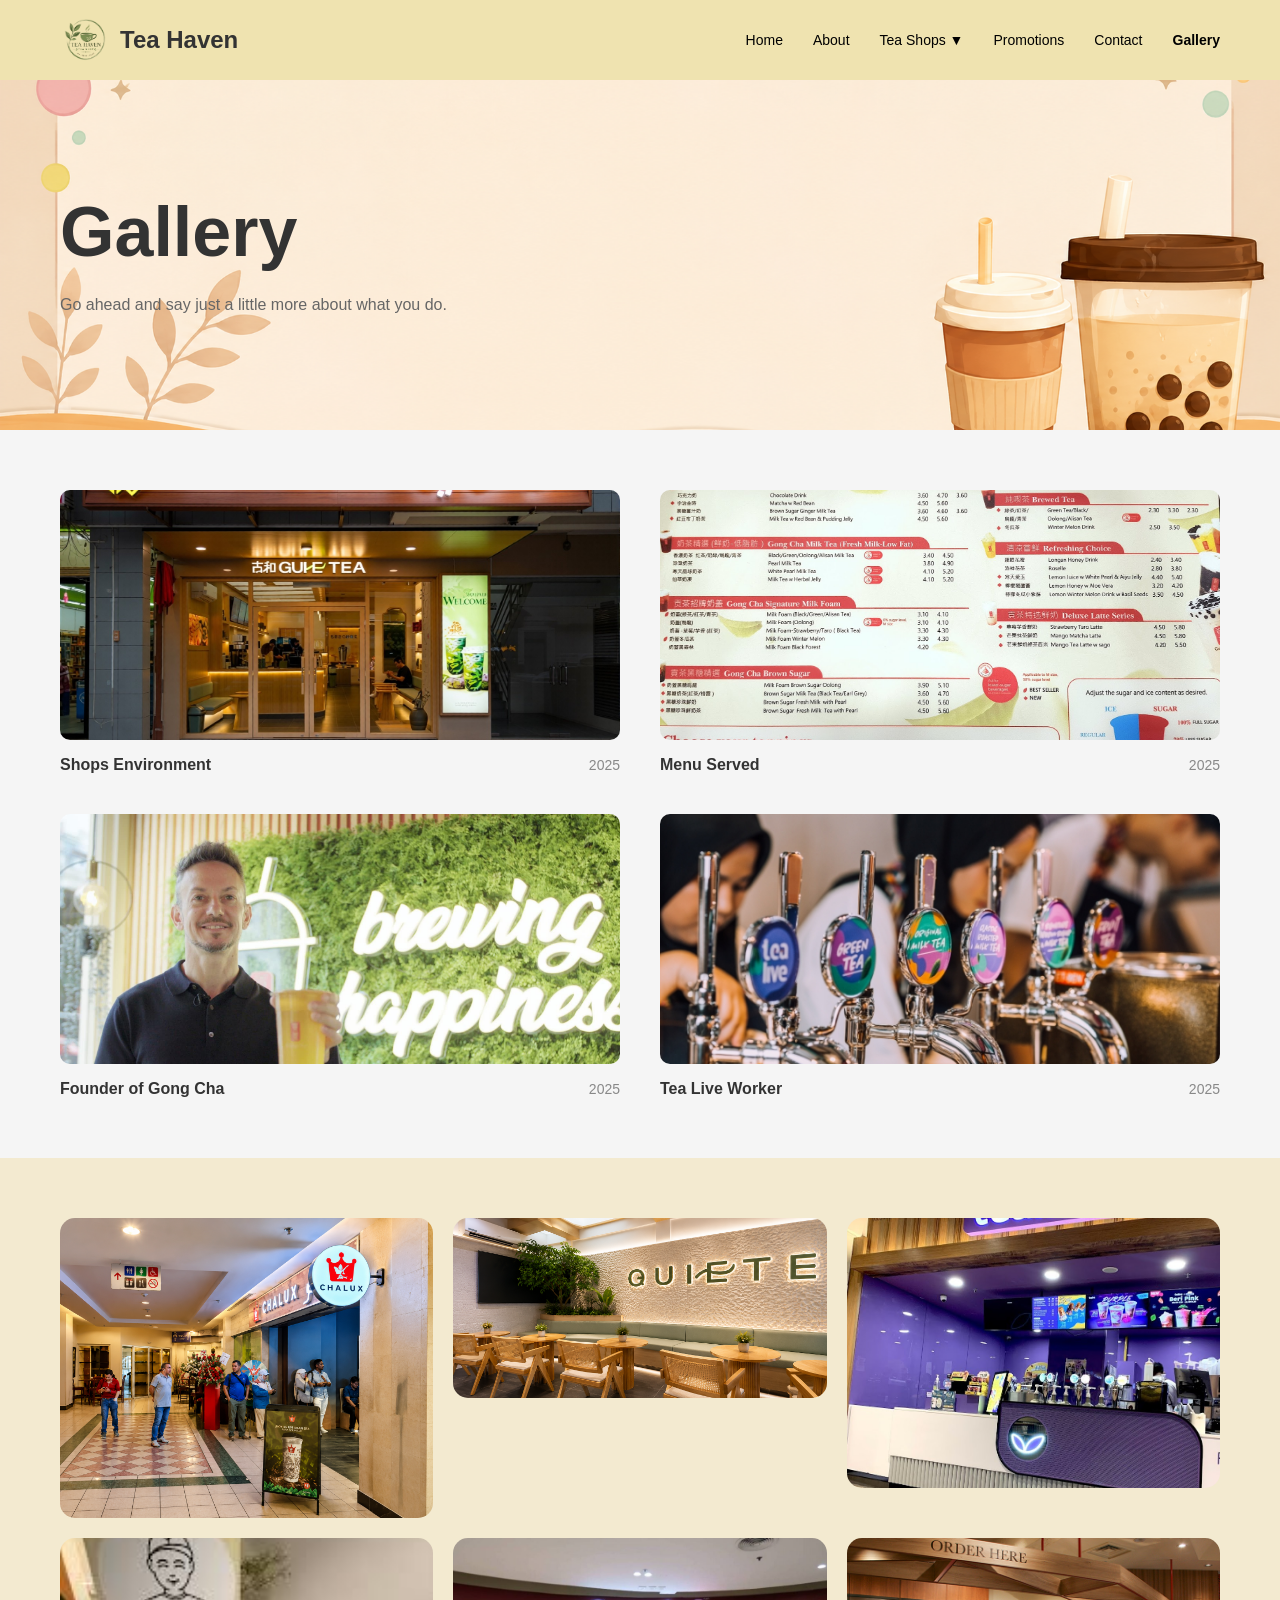
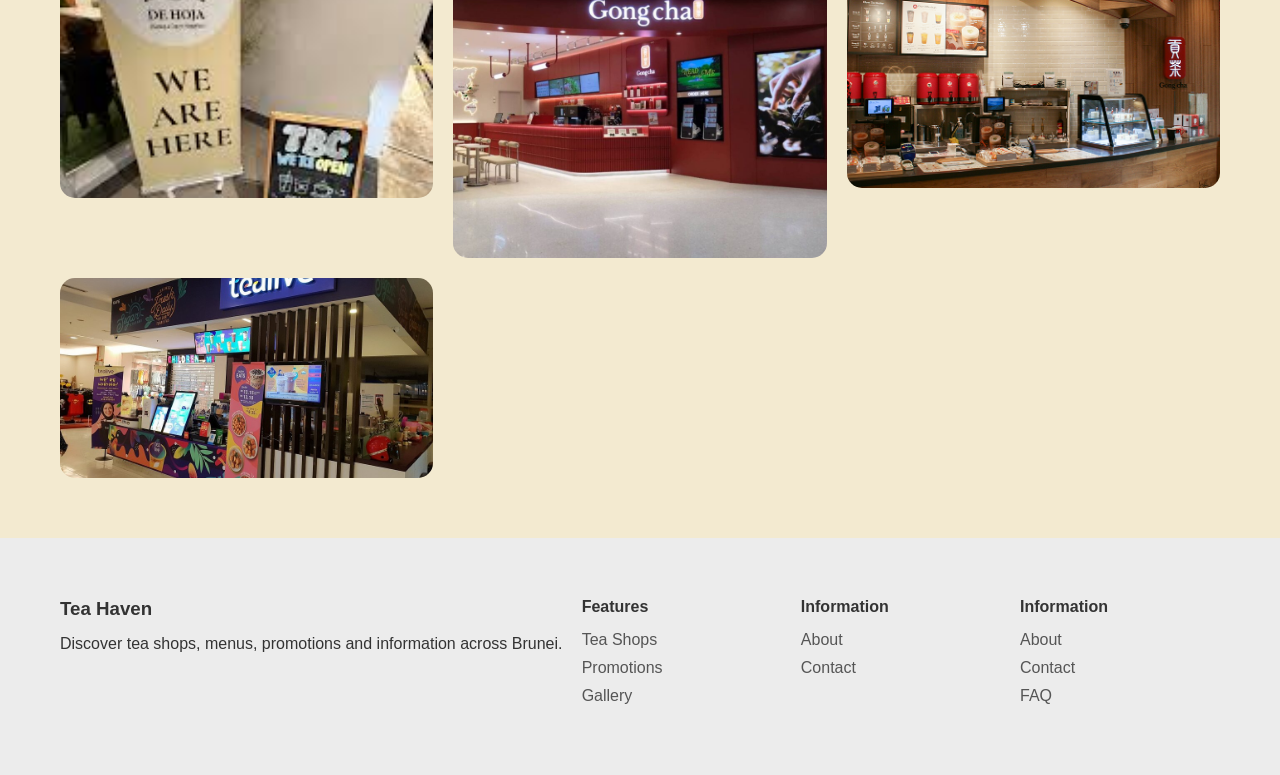
<file: gallery.html>
<!DOCTYPE html>
<html lang="en">
<head>
    <meta charset="UTF-8">
    <meta name="viewport" content="width=device-width, initial-scale=1.0">
    <title>Tea Haven - Gallery</title>
    <link rel="stylesheet" href="style.css">
</head>
<body>

    <!-- Header -->
    <header class="header">

        <div class="logo-container">
            <img src="Images/Logo/logo.png" alt="Tea Haven Logo">
            <h2>Tea Haven</h2>
        </div>

        <nav class="navbar">
            <ul>
                <li><a href="index.html">Home</a></li>
                <li><a href="about.html">About</a></li>
                <li class="dropdown">

                    <a href="#" id="teaShopsBtn">Tea Shops ▼</a>

                <ul class="dropdown-menu" id="teaShopsMenu">
                    <li><a href="chalux.html">Chalux</a></li>
                    <li><a href="guhe.html">Guhe</a></li>
                    <li><a href="dehoja.html">De Hoja</a></li>
                    <li><a href="gongcha.html">Gong Cha</a></li>
                    <li><a href="tealive.html">Tea Live</a></li>
                </ul>

            </li>

                <li><a href="promotions.html">Promotions</a></li>
                <li><a href="contact.html">Contact</a></li>
                <li><a href="gallery.html" class="active">Gallery</a></li>
            </ul>
        </nav>

    </header>

    <!-- Gallery Hero -->
    <section class="gallery-hero">

        <div class="gallery-content">
            <h1>Gallery</h1>
            <p>
                Go ahead and say just a little more about what you do.
            </p>
        </div>

        
    </section>

    <!-- Featured Gallery -->
    <section class="featured-gallery">

        <div class="gallery-grid-top">

            <div class="gallery-card">
                <img src="Images/Other/gallery1.jpg" alt="Shop Environment">
                <div class="gallery-info">
                    <h3>Shops Environment</h3>
                    <span>2025</span>
                </div>
            </div>

            <div class="gallery-card">
                <img src="Images/Other/gallery2.jpg" alt="Menu Served">
                <div class="gallery-info">
                    <h3>Menu Served</h3>
                    <span>2025</span>
                </div>
            </div>

            <div class="gallery-card">
                <img src="Images/Other/gallery3.jpg" alt="Founder">
                <div class="gallery-info">
                    <h3>Founder of Gong Cha</h3>
                    <span>2025</span>
                </div>
            </div>

            <div class="gallery-card">
                <img src="Images/Other/gallery4.jpg" alt="Worker">
                <div class="gallery-info">
                    <h3>Tea Live Worker</h3>
                    <span>2025</span>
                </div>
            </div>

        </div>

    </section>

    <!-- Image Gallery -->
    <section class="image-gallery">

        <div class="masonry-gallery">

            <img src="Images/Other/shop1.png" alt="">
            <img src="Images/Other/shop2.png" alt="">
            <img src="Images/Other/shop3.jpg" alt="">
            <img src="Images/Other/shop4.png" alt="">
            <img src="Images/Other/shop5.jpg" alt="">
            <img src="Images/Other/shop6.png" alt="">
            <img src="Images/Other/shop7.jpg" alt="">

        </div>

    </section>

    <!-- Footer -->
    <footer class="footer">

        <div class="footer-column">
            <h3>Tea Haven</h3>
            <p>
                Discover tea shops, menus, promotions and information
                across Brunei.
            </p>
        </div>

        <div class="footer-column">
            <h4>Features</h4>

            <ul>
                <li><a href="#">Tea Shops</a></li>
                <li><a href="promotions.html">Promotions</a></li>
                <li><a href="gallery.html">Gallery</a></li>
            </ul>
        </div>

            <div class="footer-column">
                <h4>Information</h4>
                <ul>
                    <li><a href="about.html">About</a></li>
                    <li><a href="contact.html">Contact</a></li>
                </ul>
            </div>

        <div class="footer-column">
            <h4>Information</h4>

            <ul>
                <li><a href="about.html">About</a></li>
                <li><a href="contact.html">Contact</a></li>
                <li><a href="#">FAQ</a></li>
            </ul>
        </div>

    </footer>

<script src="script.js"></script>
</body>
</html>
</file>
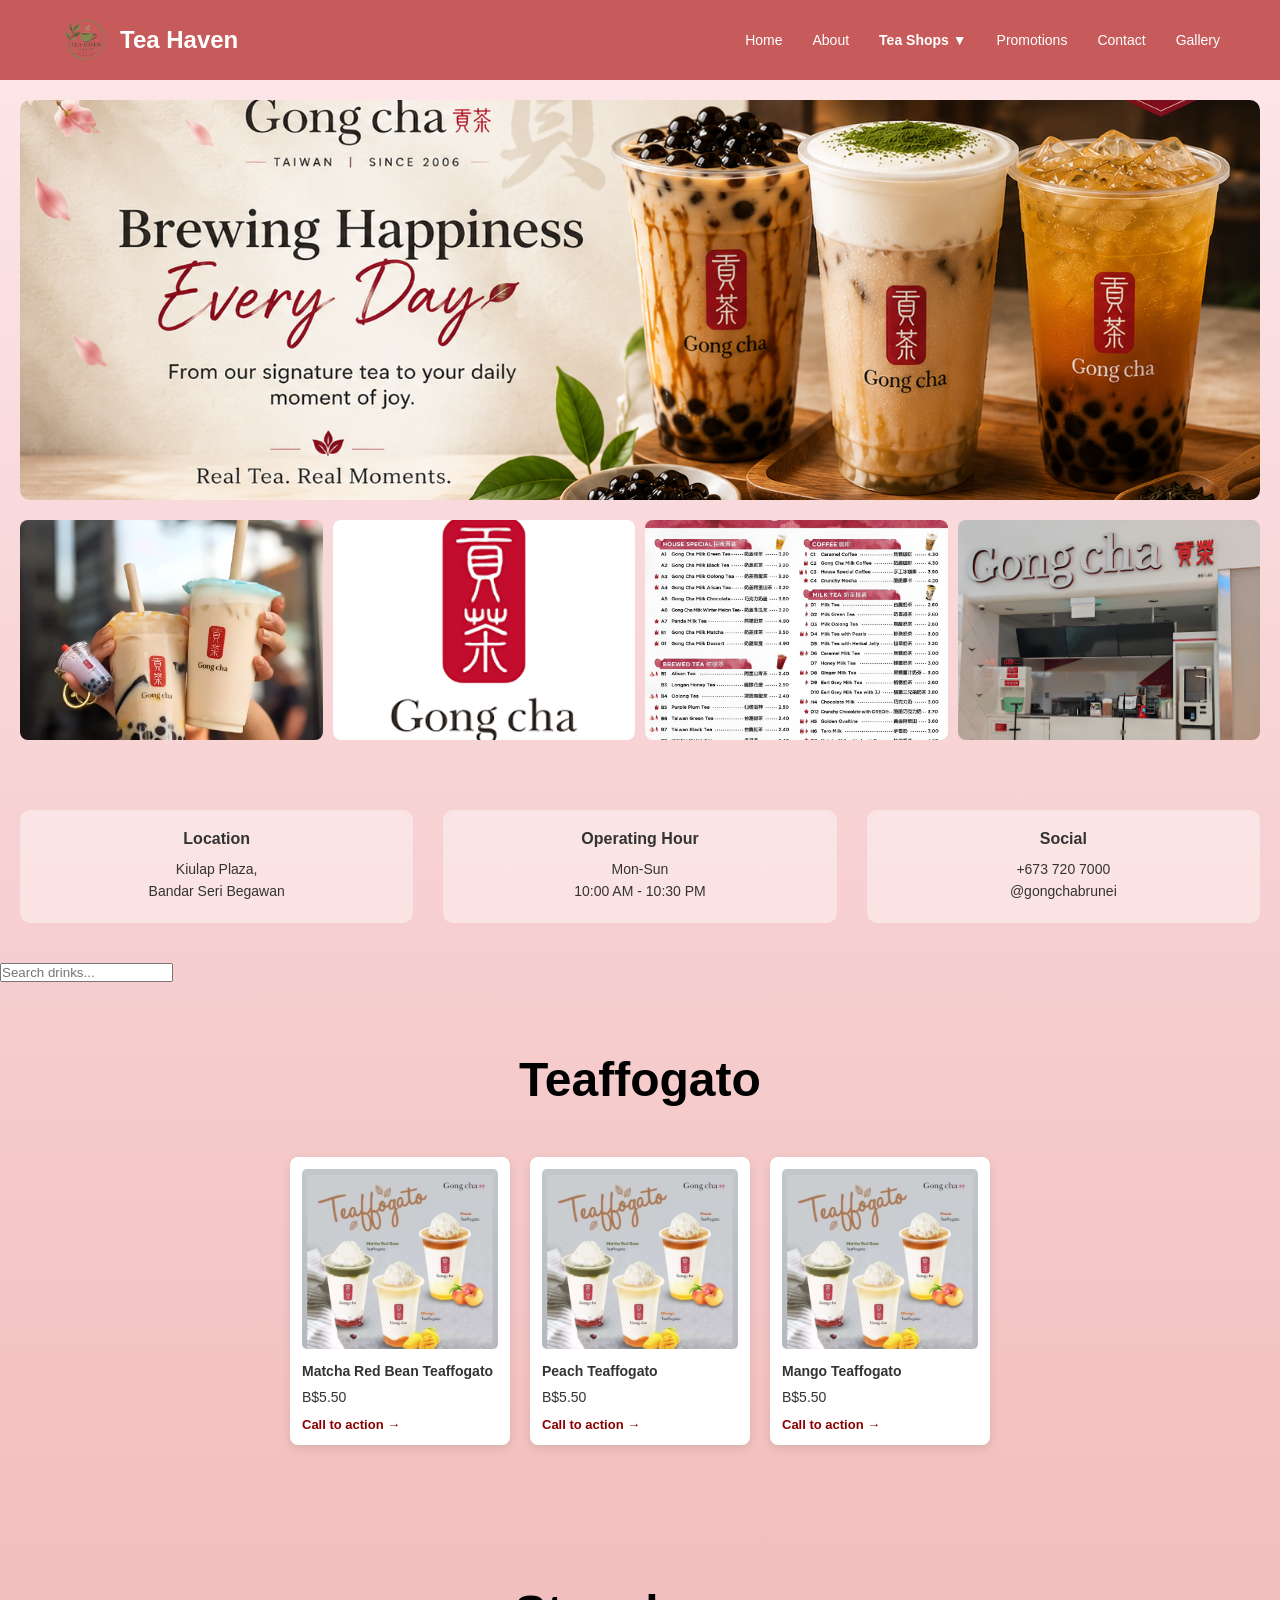
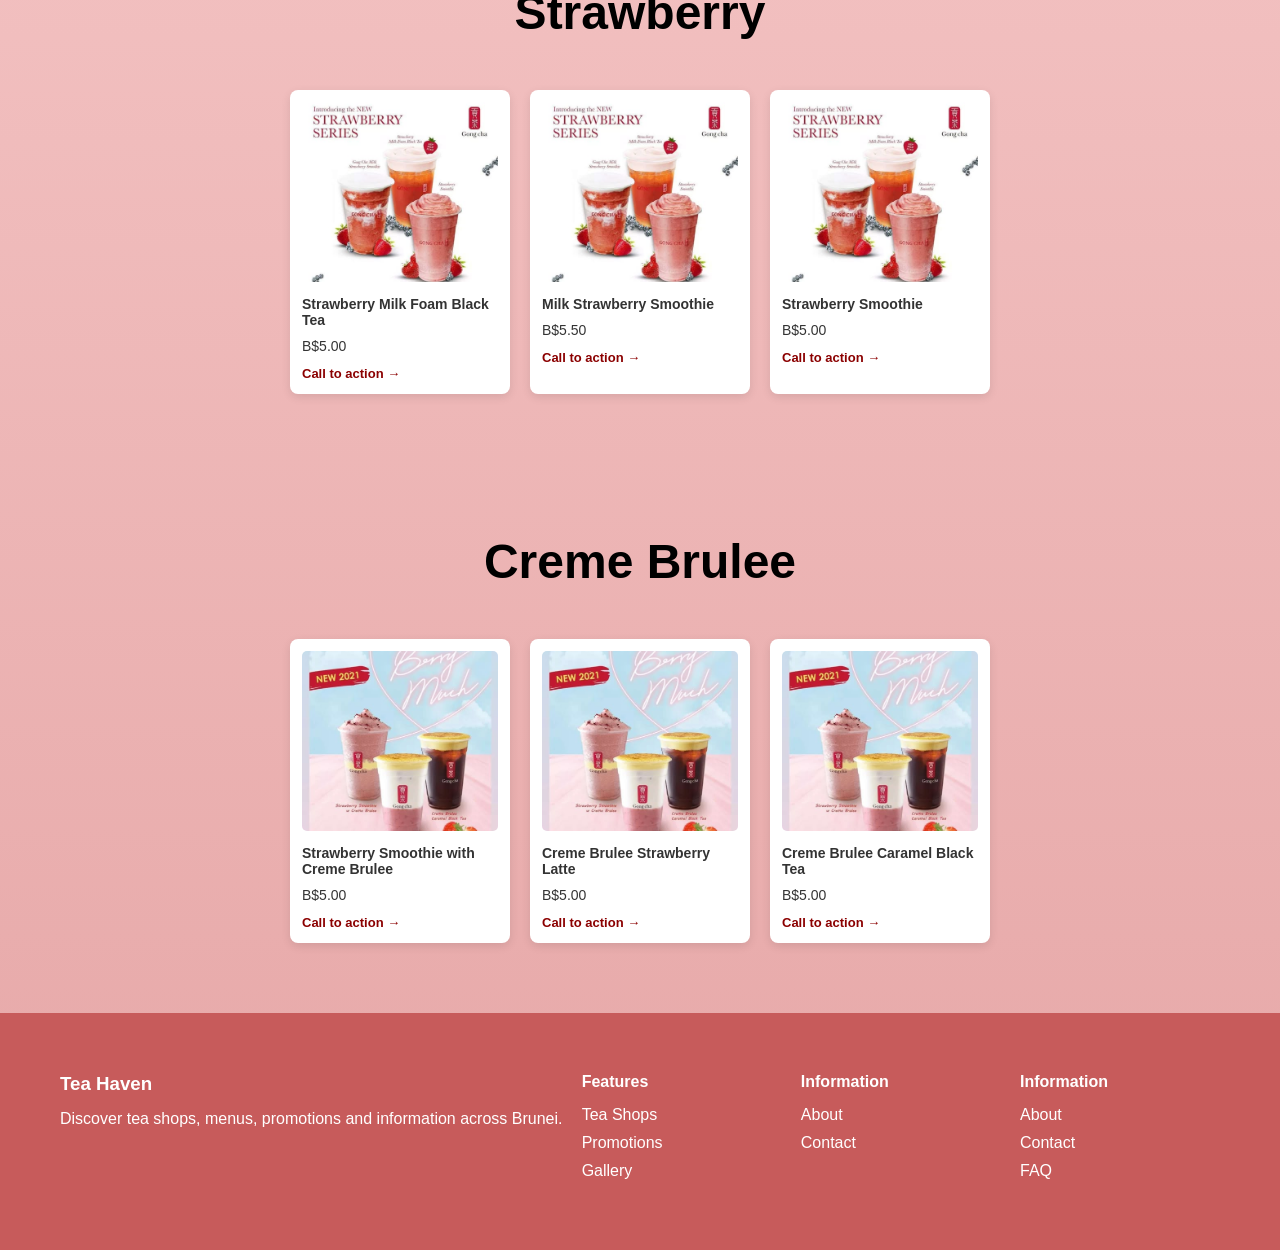
<file: gongcha.html>
<!DOCTYPE html>
<html lang="en">
<head>
    <meta charset="UTF-8">
    <meta name="viewport" content="width=device-width, initial-scale=1.0">
    <title>Gong Cha - Tea Haven</title>
    <link rel="stylesheet" href="style.css">
</head>

<body class="gongcha-page">

    <!-- HEADER -->

    <header class="header gongcha-header">

        <div class="logo-container">
            <img src="Images/Logo/logo.png" alt="Tea Haven Logo">
            <h2>Tea Haven</h2>
        </div>

        <nav class="navbar">
            <ul>

                <li><a href="index.html">Home</a></li>

                <li><a href="about.html">About</a></li>

                <li class="dropdown">

                    <a href="#" id="teaShopsBtn" class="active">Tea Shops ▼</a>

                    <ul class="dropdown-menu" id="teaShopsMenu">
                        <li><a href="chalux.html">Chalux</a></li>
                        <li><a href="guhe.html">Guhe</a></li>
                        <li><a href="dehoja.html">De Hoja</a></li>
                        <li><a href="gongcha.html">Gong Cha</a></li>
                        <li><a href="tealive.html">Tea Live</a></li>
                    </ul>

                </li>

                <li><a href="promotions.html">Promotions</a></li>
                <li><a href="contact.html">Contact</a></li>
                <li><a href="gallery.html">Gallery</a></li>

            </ul>
        </nav>

    </header>

    <!-- BANNER -->

    <section class="shop-banner">
        <img src="Images/Banner/gongcha-banner.png" alt="Gong Cha Banner">
    </section>

    <!-- GALLERY -->

    <section class="shop-gallery">

        <div class="gallery-grid">

            <img src="Images/Other/gongcha1.png" alt="Drink">
            <img src="Images/Logo/gongcha-logo.png" alt="Logo">
            <img src="Images/Other/gongcha2.png" alt="Menu">
            <img src="Images/Other/gongcha3.png" alt="Store">

        </div>

    </section>

    <!-- INFORMATION -->

    <section class="shop-info">

        <div class="info-box">
            <h3>Location</h3>
            <p>
                Kiulap Plaza,<br>
                Bandar Seri Begawan
            </p>
        </div>

        <div class="info-box">
            <h3>Operating Hour</h3>
            <p>
                Mon-Sun<br>
                10:00 AM - 10:30 PM
            </p>
        </div>

        <div class="info-box">
            <h3>Social</h3>
            <p>
                +673 720 7000<br>
                @gongchabrunei
            </p>
        </div>

    </section>


    <section class="search-section">
        <input
            type="text"
            id="menuSearch"
            placeholder="Search drinks...">
    </section>

    <!-- TEAFFOGATO -->

    <section class="menu-section">

        <h2>Teaffogato</h2>

        <div class="menu-grid">

            <div class="menu-card searchable">
                <img src="Images/Drink/teaffogato.jpeg" alt="">
                <h4>Matcha Red Bean Teaffogato</h4>
                <p>B$5.50</p>
                <a href="#">Call to action →</a>
            </div>

            <div class="menu-card searchable">
                <img src="Images/Drink/teaffogato.jpeg" alt="">
                <h4>Peach Teaffogato</h4>
                <p>B$5.50</p>
                <a href="#">Call to action →</a>
            </div>

            <div class="menu-card searchable">
                <img src="Images/Drink/teaffogato.jpeg" alt="">
                <h4>Mango Teaffogato</h4>
                <p>B$5.50</p>
                <a href="#">Call to action →</a>
            </div>

        </div>

    </section>

    <!-- STRAWBERRY -->

    <section class="menu-section">

        <h2>Strawberry</h2>

        <div class="menu-grid">

            <div class="menu-card searchable">
                <img src="Images/Drink/strawberry.jpeg" alt="">
                <h4>Strawberry Milk Foam Black Tea</h4>
                <p>B$5.00</p>
                <a href="#">Call to action →</a>
            </div>

            <div class="menu-card searchable">
                <img src="Images/Drink/strawberry.jpeg" alt="">
                <h4>Milk Strawberry Smoothie</h4>
                <p>B$5.50</p>
                <a href="#">Call to action →</a>
            </div>

            <div class="menu-card searchable">
                <img src="Images/Drink/strawberry.jpeg" alt="">
                <h4>Strawberry Smoothie</h4>
                <p>B$5.00</p>
                <a href="#">Call to action →</a>
            </div>

        </div>

    </section>

    <!-- CREME BRULEE -->

    <section class="menu-section">

        <h2>Creme Brulee</h2>

        <div class="menu-grid">

            <div class="menu-card searchable">
                <img src="Images/Drink/brulee.jpeg" alt="">
                <h4>Strawberry Smoothie with Creme Brulee</h4>
                <p>B$5.00</p>
                <a href="#">Call to action →</a>
            </div>

            <div class="menu-card searchable">
                <img src="Images/Drink/brulee.jpeg" alt="">
                <h4>Creme Brulee Strawberry Latte</h4>
                <p>B$5.00</p>
                <a href="#">Call to action →</a>
            </div>

            <div class="menu-card searchable">
                <img src="Images/Drink/brulee.jpeg" alt="">
                <h4>Creme Brulee Caramel Black Tea</h4>
                <p>B$5.00</p>
                <a href="#">Call to action →</a>
            </div>

        </div>

    </section>

    <!-- FOOTER -->

    <footer class="footer">

        <div class="footer-column">
            <h3>Tea Haven</h3>
            <p>
                Discover tea shops, menus,
                promotions and information across Brunei.
            </p>
        </div>

        <div class="footer-column">
            <h4>Features</h4>

            <ul>
                <li><a href="#">Tea Shops</a></li>
                <li><a href="promotions.html">Promotions</a></li>
                <li><a href="gallery.html">Gallery</a></li>
            </ul>
        </div>

            <div class="footer-column">
                <h4>Information</h4>
                <ul>
                    <li><a href="about.html">About</a></li>
                    <li><a href="contact.html">Contact</a></li>
                </ul>
            </div>

        <div class="footer-column">
            <h4>Information</h4>

            <ul>
                <li><a href="about.html">About</a></li>
                <li><a href="contact.html">Contact</a></li>
                <li><a href="#">FAQ</a></li>
            </ul>
        </div>

    </footer>

    <script src="script.js"></script>

</body>
</html>
</file>
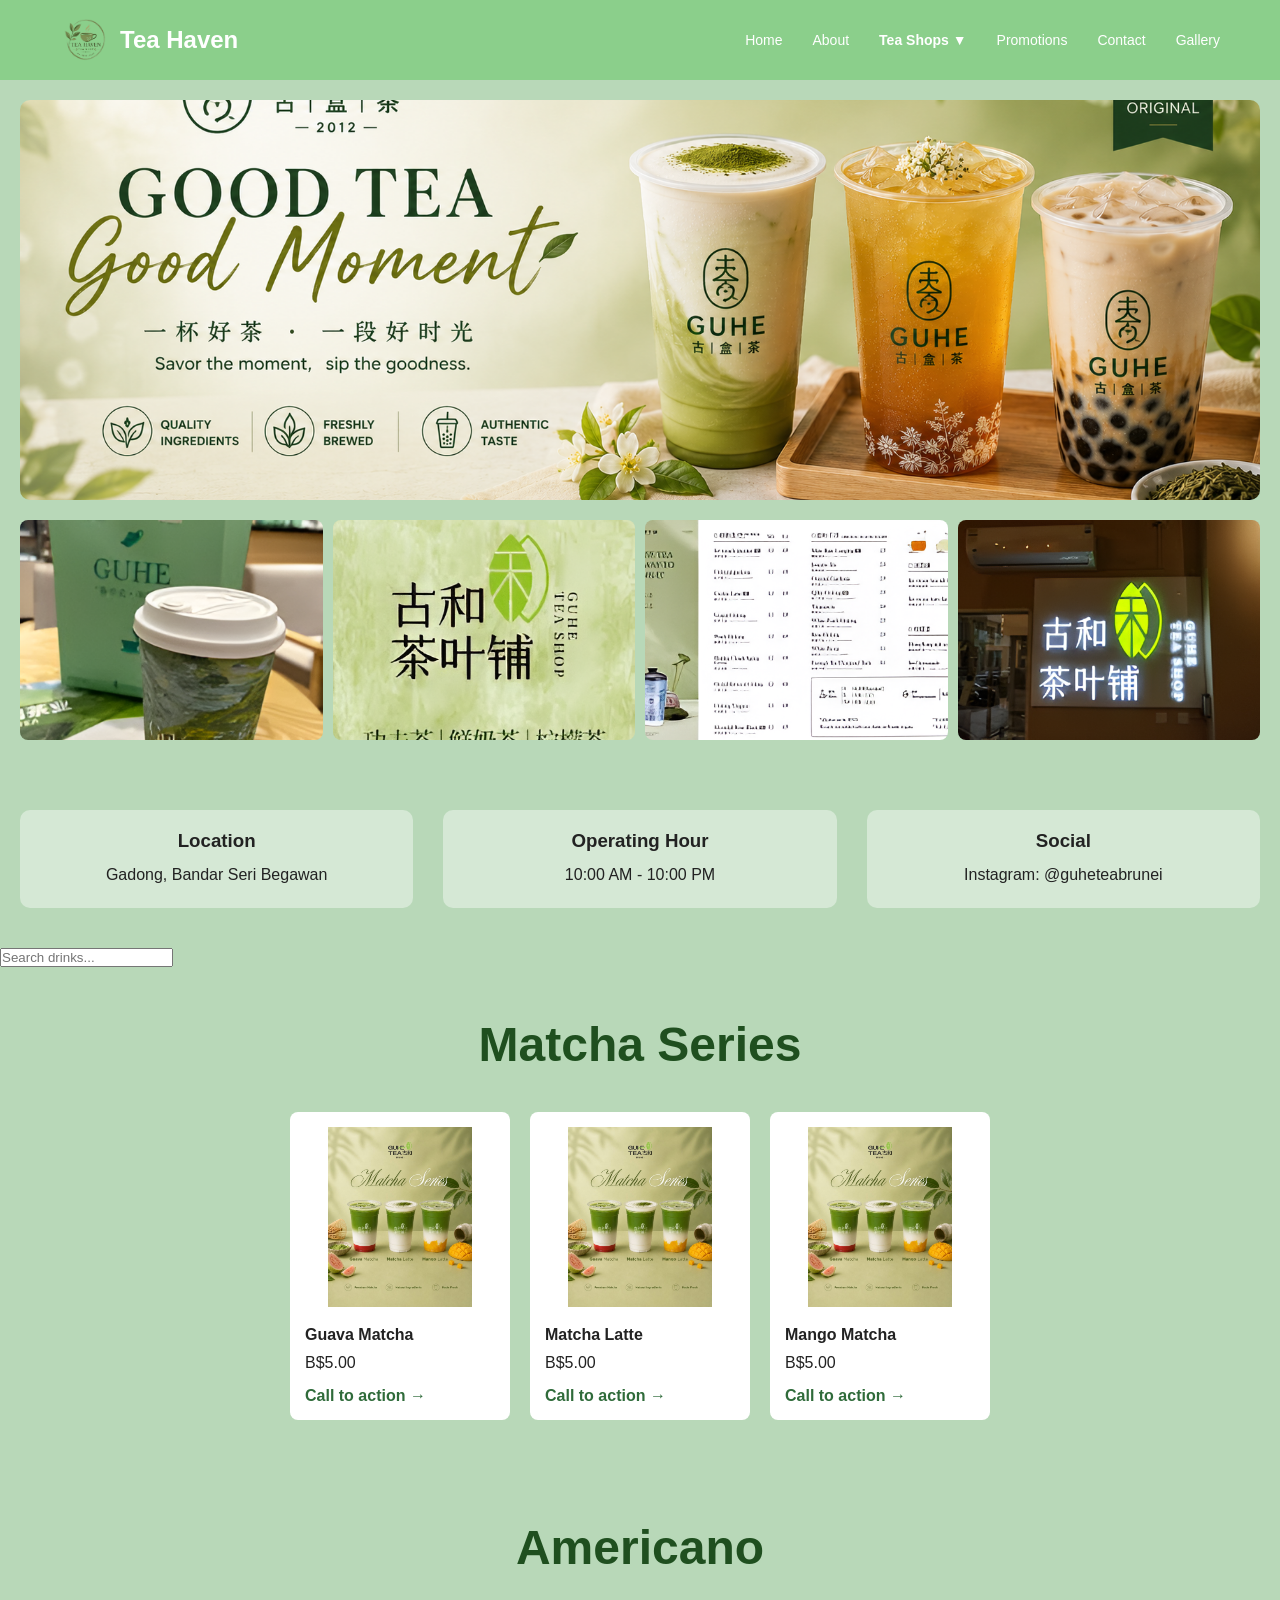
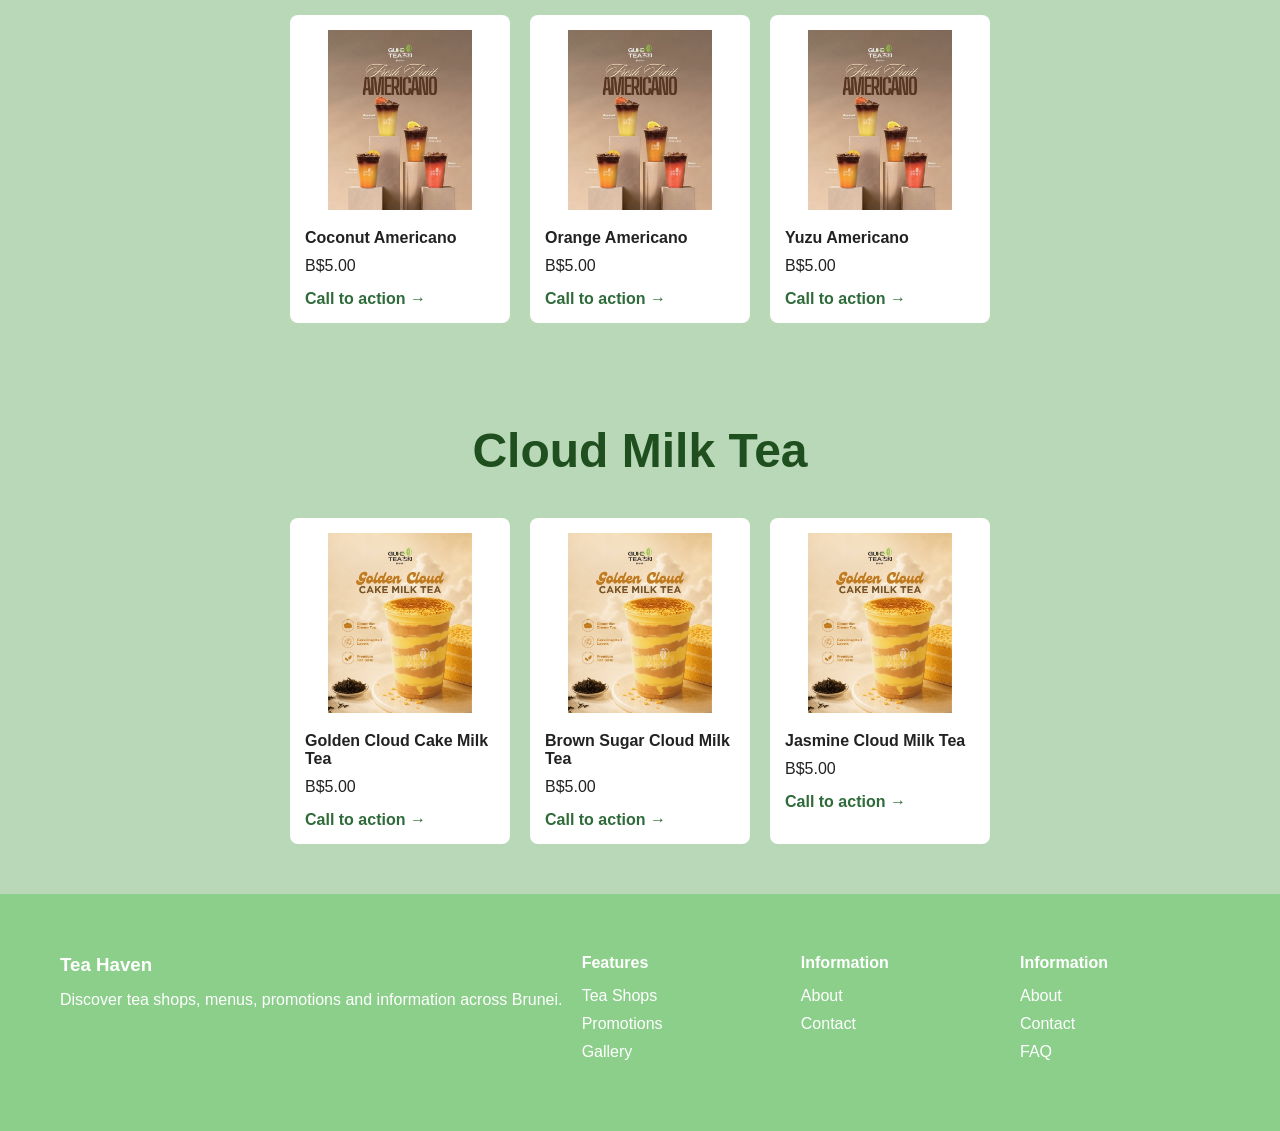
<file: guhe.html>
<!DOCTYPE html>
<html lang="en">
<head>
    <meta charset="UTF-8">
    <meta name="viewport" content="width=device-width, initial-scale=1.0">
    <title>Guhe - Tea Haven</title>
    <link rel="stylesheet" href="style.css">
</head>

<body class="guhe-page">

    <header class="header guhe-header">

        <div class="logo-container">
            <img src="Images/Logo/logo.png" alt="Tea Haven Logo">
            <h2>Tea Haven</h2>
        </div>

        <nav class="navbar">
            <ul>
                <li><a href="index.html">Home</a></li>
                <li><a href="about.html">About</a></li>

                <li class="dropdown">

                    <a href="#" id="teaShopsBtn" class="active">Tea Shops ▼</a>

                    <ul class="dropdown-menu" id="teaShopsMenu">
                        <li><a href="chalux.html">Chalux</a></li>
                        <li><a href="guhe.html">Guhe</a></li>
                        <li><a href="dehoja.html">De Hoja</a></li>
                        <li><a href="gongcha.html">Gong Cha</a></li>
                        <li><a href="tealive.html">Tea Live</a></li>
                    </ul>

                </li>

                <li><a href="promotions.html">Promotions</a></li>
                <li><a href="contact.html">Contact</a></li>
                <li><a href="gallery.html">Gallery</a></li>
            </ul>
        </nav>

    </header>

    <!-- Shop Banner -->

    <section class="shop-banner">
        <img src="Images/Banner/guhe-banner.png" alt="Guhe Banner">
    </section>

    <!-- Shop Gallery -->

    <section class="shop-gallery">

        <div class="gallery-grid">

            <img src="Images/Other/guhe1.png" alt="Drink">
            <img src="Images/Other/guhe-logo.png" alt="Logo">
            <img src="Images/Other/guhe2.png" alt="Menu">
            <img src="Images/Other/guhe3.png" alt="Store">

        </div>

    </section>

    <!-- Information -->

    <section class="shop-info">

        <div class="info-box">
            <h3>Location</h3>
            <p>Gadong, Bandar Seri Begawan</p>
        </div>

        <div class="info-box">
            <h3>Operating Hour</h3>
            <p>10:00 AM - 10:00 PM</p>
        </div>

        <div class="info-box">
            <h3>Social</h3>
            <p>Instagram: @guheteabrunei</p>
        </div>

    </section>

    <section class="search-section">
        <input
            type="text"
            id="menuSearch"
            placeholder="Search drinks...">
    </section>

    <!-- Matcha Series -->

    <section class="menu-section">

        <h2>Matcha Series</h2>

        <div class="menu-grid">

            <div class="menu-card searchable">
                <img src="Images/Drink/matcha1.jpeg" alt="">
                <h4>Guava Matcha</h4>
                <p>B$5.00</p>
                <a href="#">Call to action →</a>
            </div>

            <div class="menu-card searchable">
                <img src="Images/Drink/matcha1.jpeg" alt="">
                <h4>Matcha Latte</h4>
                <p>B$5.00</p>
                <a href="#">Call to action →</a>
            </div>

            <div class="menu-card searchable">
                <img src="Images/Drink/matcha1.jpeg" alt="">
                <h4>Mango Matcha</h4>
                <p>B$5.00</p>
                <a href="#">Call to action →</a>
            </div>

        </div>

    </section>

    <!-- Americano -->

    <section class="menu-section">

        <h2>Americano</h2>

        <div class="menu-grid">

            <div class="menu-card searchable">
                <img src="Images/Drink/americano1.jpeg" alt="">
                <h4>Coconut Americano</h4>
                <p>B$5.00</p>
                <a href="#">Call to action →</a>
            </div>

            <div class="menu-card searchable">
                <img src="Images/Drink/americano1.jpeg" alt="">
                <h4>Orange Americano</h4>
                <p>B$5.00</p>
                <a href="#">Call to action →</a>
            </div>

            <div class="menu-card searchable">
                <img src="Images/Drink/americano1.jpeg" alt="">
                <h4>Yuzu Americano</h4>
                <p>B$5.00</p>
                <a href="#">Call to action →</a>
            </div>

        </div>

    </section>

    <!-- Cloud Milk Tea -->

    <section class="menu-section">

        <h2>Cloud Milk Tea</h2>

        <div class="menu-grid">

            <div class="menu-card searchable">
                <img src="Images/Drink/cloud1.jpeg" alt="">
                <h4>Golden Cloud Cake Milk Tea</h4>
                <p>B$5.00</p>
                <a href="#">Call to action →</a>
            </div>

            <div class="menu-card searchable">
                <img src="Images/Drink/cloud1.jpeg" alt="">
                <h4>Brown Sugar Cloud Milk Tea</h4>
                <p>B$5.00</p>
                <a href="#">Call to action →</a>
            </div>

            <div class="menu-card searchable">
                <img src="Images/Drink/cloud1.jpeg" alt="">
                <h4>Jasmine Cloud Milk Tea</h4>
                <p>B$5.00</p>
                <a href="#">Call to action →</a>
            </div>

        </div>

    </section>

    <!-- Footer -->

    <footer class="footer">

        <div class="footer-column">
            <h3>Tea Haven</h3>
            <p>
                Discover tea shops, menus, promotions and information
                across Brunei.
            </p>
        </div>

        <div class="footer-column">
            <h4>Features</h4>

            <ul>
                <li><a href="#">Tea Shops</a></li>
                <li><a href="promotions.html">Promotions</a></li>
                <li><a href="gallery.html">Gallery</a></li>
            </ul>
        </div>

            <div class="footer-column">
                <h4>Information</h4>
                <ul>
                    <li><a href="about.html">About</a></li>
                    <li><a href="contact.html">Contact</a></li>
                </ul>
            </div>

        <div class="footer-column">
            <h4>Information</h4>

            <ul>
                <li><a href="about.html">About</a></li>
                <li><a href="contact.html">Contact</a></li>
                <li><a href="#">FAQ</a></li>
            </ul>
        </div>

    </footer>

    <script src="script.js"></script>

</body>
</html>
</file>
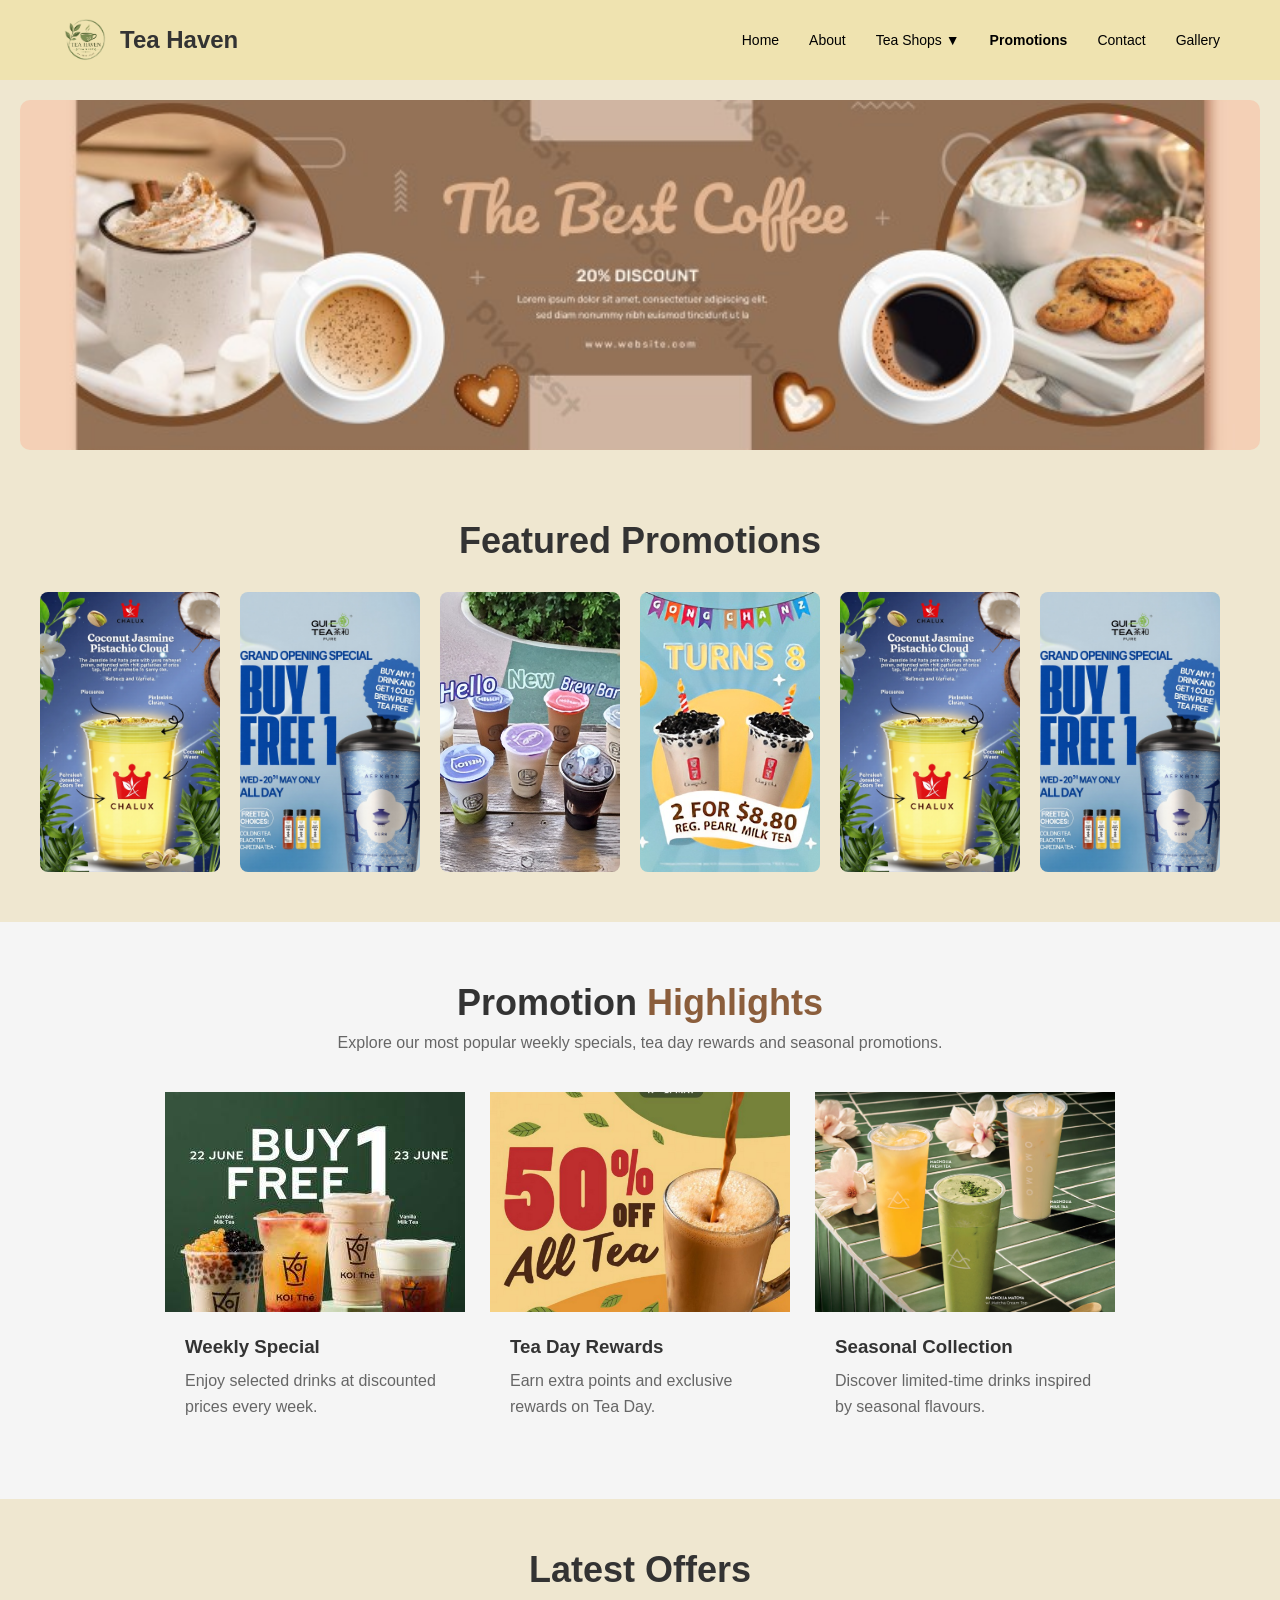
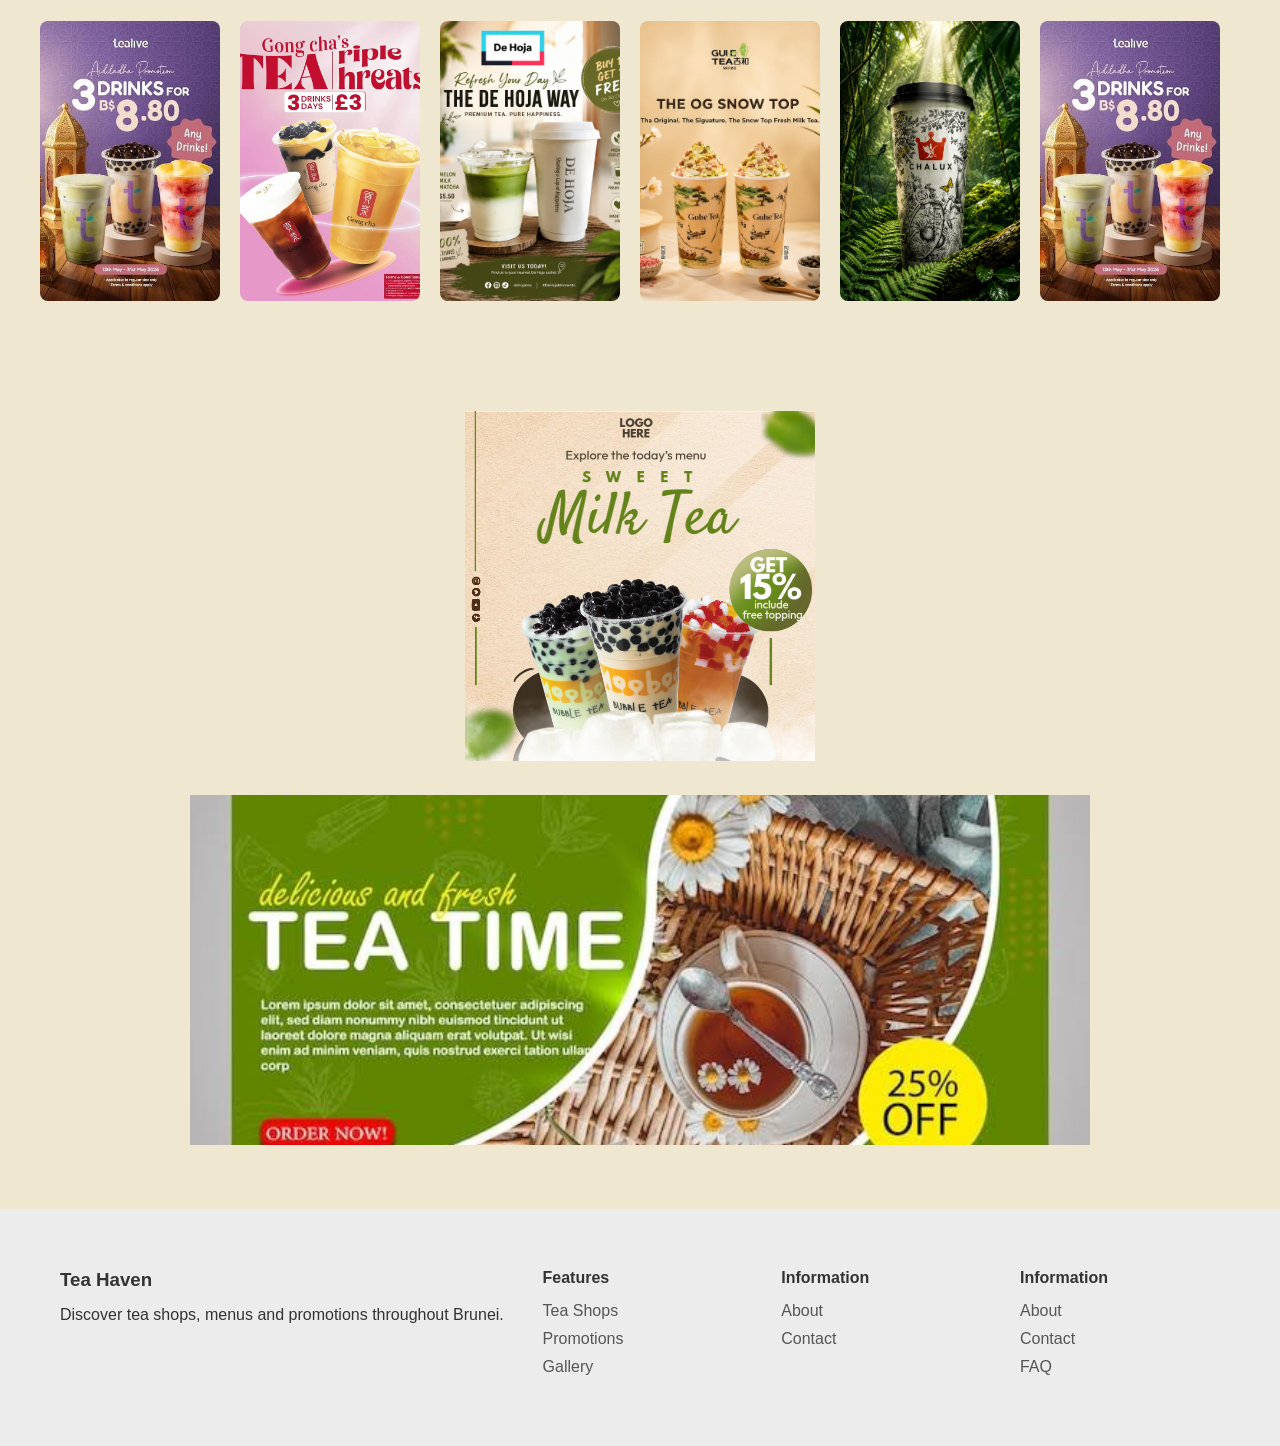
<file: promotions.html>
<!DOCTYPE html>
<html lang="en">
<head>
    <meta charset="UTF-8">
    <meta name="viewport" content="width=device-width, initial-scale=1.0">
    <title>Promotions - Tea Haven</title>
    <link rel="stylesheet" href="style.css">
</head>
<body>

    <!-- Header -->
    <header class="header">

        <div class="logo-container">
            <img src="Images/Logo/logo.png" alt="Tea Haven Logo">
            <h2>Tea Haven</h2>
        </div>

        <nav class="navbar">
            <ul>
                <li><a href="index.html">Home</a></li>
                <li><a href="about.html">About</a></li>
                <li class="dropdown">

                    <a href="#" id="teaShopsBtn">Tea Shops ▼</a>

                <ul class="dropdown-menu" id="teaShopsMenu">
                    <li><a href="chalux.html">Chalux</a></li>
                    <li><a href="guhe.html">Guhe</a></li>
                    <li><a href="dehoja.html">De Hoja</a></li>
                    <li><a href="gongcha.html">Gong Cha</a></li>
                    <li><a href="tealive.html">Tea Live</a></li>
                </ul>

            </li>

                <li><a href="promotions.html" class="active">Promotions</a></li>
                <li><a href="contact.html">Contact</a></li>
                <li><a href="gallery.html">Gallery</a></li>
            </ul>
        </nav>

    </header>

    <!-- Promotion Banner -->
    <section class="promotion-banner">

        <img src="Images/Banner/promotion-banner.jpg" alt="Promotion Banner">

    </section>

    <!-- Featured Promotions -->
    <section class="promotion-section">

        <h2>Featured Promotions</h2>

        <div class="slider-container">
            <div class="slider-track-left">
                <img src="Images/Drink/promo1.jpg">
                <img src="Images/Drink/promo2.jpg">
                <img src="Images/Drink/promo3.jpg">
                <img src="Images/Drink/promo4.jpg">

                <img src="Images/Drink/promo1.jpg">
                <img src="Images/Drink/promo2.jpg">
                <img src="Images/Drink/promo3.jpg">
                <img src="Images/Drink/promo4.jpg">

                <img src="Images/Drink/promo1.jpg">
                <img src="Images/Drink/promo2.jpg">
                <img src="Images/Drink/promo3.jpg">
                <img src="Images/Drink/promo4.jpg">

                <img src="Images/Drink/promo1.jpg">
                <img src="Images/Drink/promo2.jpg">
                <img src="Images/Drink/promo3.jpg">
                <img src="Images/Drink/promo4.jpg">
            </div>
        </div>

    </section>

<!-- Promotion Highlights -->
<section class="promotion-highlight-section">

    <h2>Promotion <span class="highlights-text">Highlights</span></h2>
    <p class="section-description">
        Explore our most popular weekly specials, tea day rewards and seasonal promotions.
    </p>

    <div class="promotion-highlight">

        <div class="highlight-card">
            <img src="Images/Drink/weekly-special.jpg" alt="Weekly Special">

            <div class="highlight-content">
                <h3>Weekly Special</h3>
                <p>
                    Enjoy selected drinks at discounted prices every week.
                </p>
            </div>
        </div>

        <div class="highlight-card">
            <img src="Images/Drink/tea-day.jpg" alt="Tea Day Promotion">

            <div class="highlight-content">
                <h3>Tea Day Rewards</h3>
                <p>
                    Earn extra points and exclusive rewards on Tea Day.
                </p>
            </div>
        </div>

        <div class="highlight-card">
            <img src="Images/Drink/seasonal-special.jpg" alt="Seasonal Offer">

            <div class="highlight-content">
                <h3>Seasonal Collection</h3>
                <p>
                    Discover limited-time drinks inspired by seasonal flavours.
                </p>
            </div>
        </div>

    </div>

</section>

    <!-- More Promotions -->
    <section class="promotion-section">

        <h2>Latest Offers</h2>
        
        <div class="slider-container">
            <div class="slider-track-right">
                <img src="Images/Drink/offer1.jpg">
                <img src="Images/Drink/offer2.jpg">
                <img src="Images/Drink/offer3.png">
                <img src="Images/Drink/offer4.jpg">
                <img src="Images/Drink/offer5.png">

                <img src="Images/Drink/offer1.jpg">
                <img src="Images/Drink/offer2.jpg">
                <img src="Images/Drink/offer3.png">
                <img src="Images/Drink/offer4.jpg">
                <img src="Images/Drink/offer5.png">

                <img src="Images/Drink/offer1.jpg">
                <img src="Images/Drink/offer2.jpg">
                <img src="Images/Drink/offer3.png">
                <img src="Images/Drink/offer4.jpg">
                <img src="Images/Drink/offer5.png">

                <img src="Images/Drink/offer1.jpg">
                <img src="Images/Drink/offer2.jpg">
                <img src="Images/Drink/offer3.png">
                <img src="Images/Drink/offer4.jpg">
                <img src="Images/Drink/offer5.png">
            </div>
        </div>

    </section>

    <!-- Seasonal Promotions -->
    <section class="seasonal-section">

        <div class="seasonal-card normal-card">
            <img src="Images/Drink/seasonal1.jpg" alt="Seasonal Promotion">
        </div>

        <div class="seasonal-card banner-card">
            <img src="Images/Drink/seasonal2.jpg" alt="Coffee Promotion">
        </div>

    </section>

    <!-- Footer -->
    <footer class="footer">

        <div class="footer-column">
            <h3>Tea Haven</h3>

            <p>
                Discover tea shops, menus and promotions throughout Brunei.
            </p>
        </div>

        <div class="footer-column">
            <h4>Features</h4>

            <ul>
                <li><a href="#">Tea Shops</a></li>
                <li><a href="promotions.html">Promotions</a></li>
                <li><a href="gallery.html">Gallery</a></li>
            </ul>
        </div>

            <div class="footer-column">
                <h4>Information</h4>
                <ul>
                    <li><a href="about.html">About</a></li>
                    <li><a href="contact.html">Contact</a></li>
                </ul>
            </div>

        <div class="footer-column">
            <h4>Information</h4>

            <ul>
                <li><a href="about.html">About</a></li>
                <li><a href="contact.html">Contact</a></li>
                <li><a href="#">FAQ</a></li>
            </ul>
        </div>

    </footer>

<script src="script.js"></script>
</body>
</html>
</file>
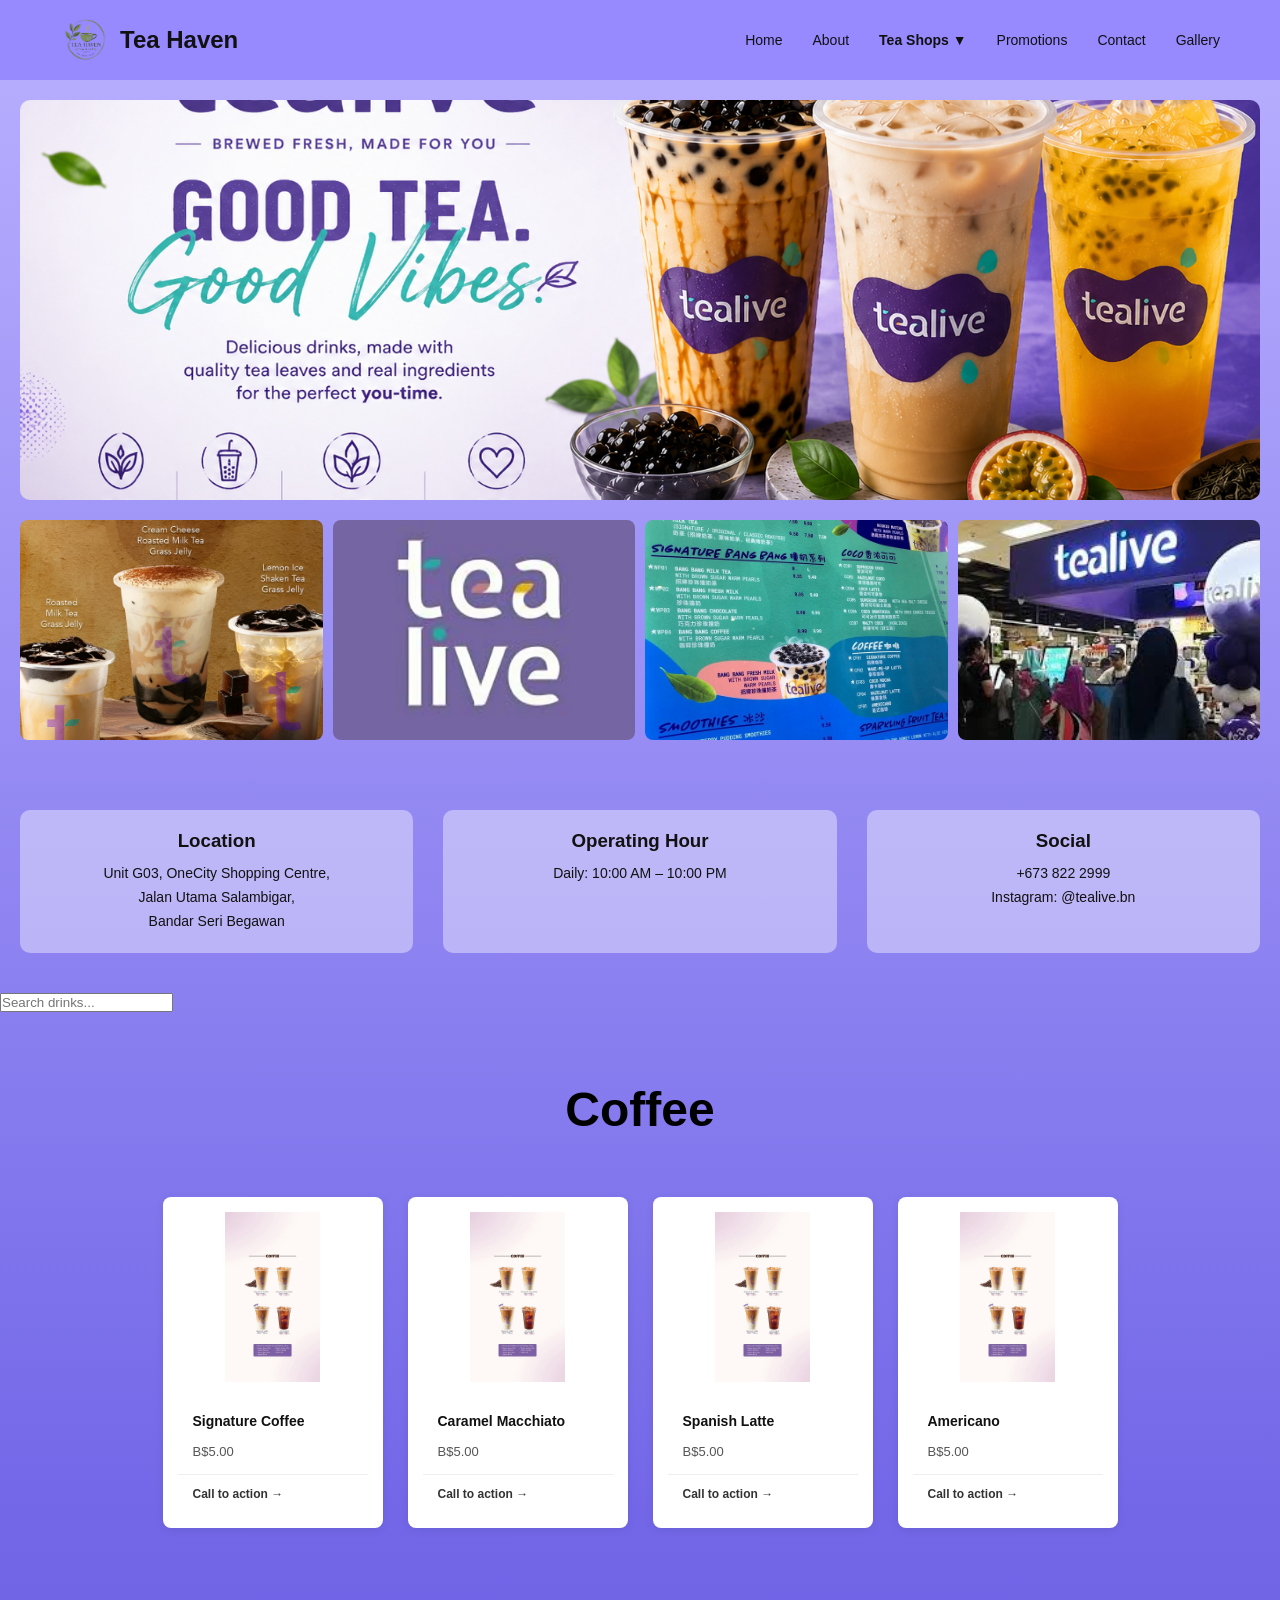
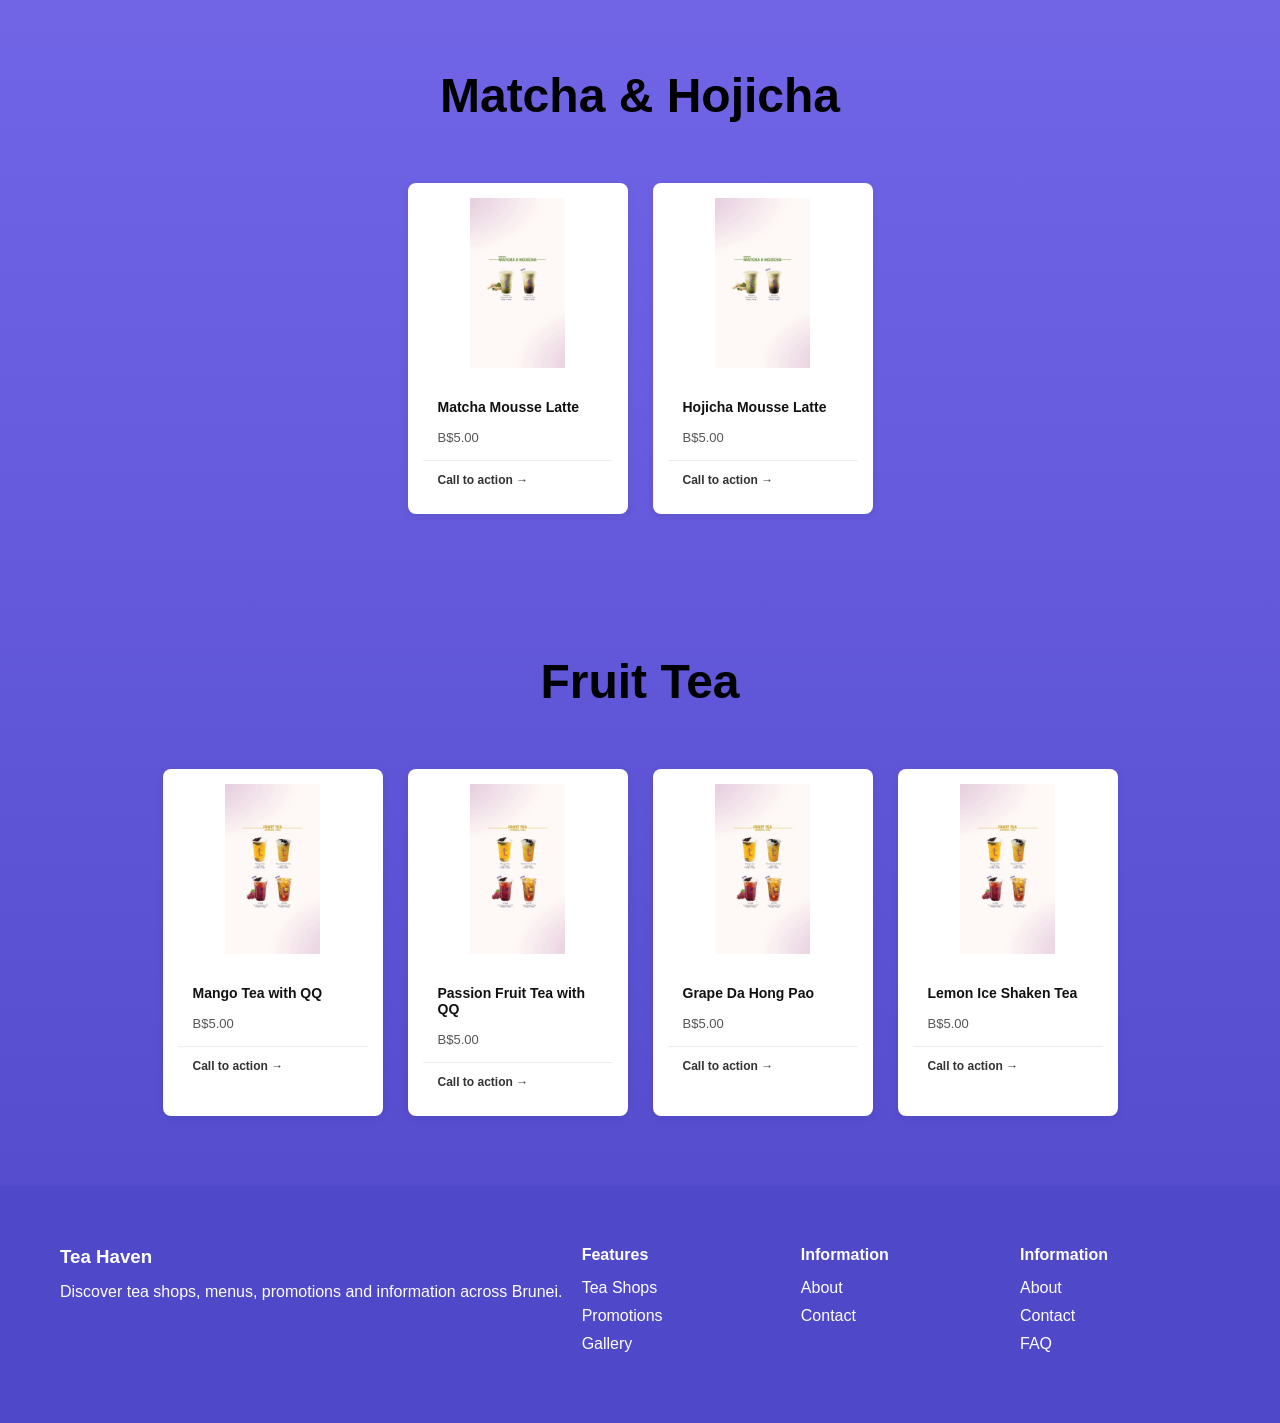
<file: tealive.html>
<!DOCTYPE html>
<html lang="en">
<head>
    <meta charset="UTF-8">
    <meta name="viewport" content="width=device-width, initial-scale=1.0">
    <title>Tealive - Tea Haven</title>
    <link rel="stylesheet" href="style.css">
</head>
<body class="tealive-page">

    <header class="header tealive-header">

        <div class="logo-container">
            <img src="Images/Logo/logo.png" alt="Tea Haven Logo">

            <h2>Tea Haven</h2>
        </div>

        <nav class="navbar">
            <ul>
                <li><a href="index.html">Home</a></li>
                <li><a href="about.html">About</a></li>

                <li class="dropdown">
                    <a href="#" id="teaShopsBtn" class="active">Tea Shops ▼</a>

                    <ul class="dropdown-menu" id="teaShopsMenu">
                        <li><a href="chalux.html">Chalux</a></li>
                        <li><a href="guhe.html">Guhe</a></li>
                        <li><a href="dehoja.html">De Hoja</a></li>
                        <li><a href="gongcha.html">Gong Cha</a></li>
                        <li><a href="tealive.html">Tealive</a></li>
                    </ul>
                </li>

                <li><a href="promotions.html">Promotions</a></li>
                <li><a href="contact.html">Contact</a></li>
                <li><a href="gallery.html">Gallery</a></li>
            </ul>
        </nav>

    </header>

    <!-- Banner -->

    <section class="shop-banner">
        <img src="Images/Banner/tealive-banner.png" alt="Tealive Banner">
    </section>

    <!-- Gallery -->

    <section class="shop-gallery">

        <div class="gallery-grid">
            <img src="Images/Other/tealive1.png" alt="Drink">
            <img src="Images/Logo/tealive-logo.png" alt="Logo">
            <img src="Images/Other/tealive2.jpg" alt="Menu">
            <img src="Images/Other/tealive3.jpg" alt="Store">
        </div>

    </section>

    <!-- Shop Information -->

    <section class="shop-info">

        <div class="info-box">
            <h3>Location</h3>
            <p>
                Unit G03, OneCity Shopping Centre,<br>
                Jalan Utama Salambigar,<br>
                Bandar Seri Begawan
            </p>
        </div>

        <div class="info-box">
            <h3>Operating Hour</h3>
            <p>Daily: 10:00 AM – 10:00 PM</p>
        </div>

        <div class="info-box">
            <h3>Social</h3>
            <p>+673 822 2999</p>
            <p>Instagram: @tealive.bn</p>
        </div>

    </section>

    <section class="search-section">
        <input
            type="text"
            id="menuSearch"
            placeholder="Search drinks...">
    </section>

    <!-- Coffee -->

    <section class="menu-section">

        <h2>Coffee</h2>

        <div class="menu-grid">

            <div class="menu-card searchable">
                <img src="Images/Drink/coffee.jpeg" alt="">
                <h4>Signature Coffee</h4>
                <p>B$5.00</p>
                <a href="#">Call to action →</a>
            </div>

            <div class="menu-card searchable">
                <img src="Images/Drink/coffee.jpeg" alt="">
                <h4>Caramel Macchiato</h4>
                <p>B$5.00</p>
                <a href="#">Call to action →</a>
            </div>

            <div class="menu-card searchable">
                <img src="Images/Drink/coffee.jpeg" alt="">
                <h4>Spanish Latte</h4>
                <p>B$5.00</p>
                <a href="#">Call to action →</a>
            </div>

            <div class="menu-card searchable">
                <img src="Images/Drink/coffee.jpeg" alt="">
                <h4>Americano</h4>
                <p>B$5.00</p>
                <a href="#">Call to action →</a>
            </div>

        </div>

    </section>

    <!-- Matcha & Hojicha -->

    <section class="menu-section">

        <h2>Matcha & Hojicha</h2>

        <div class="menu-grid">

            <div class="menu-card searchable">
                <img src="Images/Drink/matchaaa.jpeg" alt="">
                <h4>Matcha Mousse Latte</h4>
                <p>B$5.00</p>
                <a href="#">Call to action →</a>
            </div>

            <div class="menu-card searchable">
                <img src="Images/Drink/matchaaa.jpeg" alt="">
                <h4>Hojicha Mousse Latte</h4>
                <p>B$5.00</p>
                <a href="#">Call to action →</a>
            </div>

        </div>

    </section>

    <!-- Fruit Tea -->

    <section class="menu-section">

        <h2>Fruit Tea</h2>

        <div class="menu-grid">

            <div class="menu-card searchable">
                <img src="Images/Drink/fruitt.jpeg" alt="">
                <h4>Mango Tea with QQ</h4>
                <p>B$5.00</p>
                <a href="#">Call to action →</a>
            </div>

            <div class="menu-card searchable">
                <img src="Images/Drink/fruitt.jpeg" alt="">
                <h4>Passion Fruit Tea with QQ</h4>
                <p>B$5.00</p>
                <a href="#">Call to action →</a>
            </div>

            <div class="menu-card searchable">
                <img src="Images/Drink/fruitt.jpeg" alt="">
                <h4>Grape Da Hong Pao</h4>
                <p>B$5.00</p>
                <a href="#">Call to action →</a>
            </div>

            <div class="menu-card searchable">
                <img src="Images/Drink/fruitt.jpeg" alt="">
                <h4>Lemon Ice Shaken Tea</h4>
                <p>B$5.00</p>
                <a href="#">Call to action →</a>
            </div>

        </div>

    </section>

    <!-- Footer -->

    <footer class="footer">

        <div class="footer-column">
            <h3>Tea Haven</h3>
            <p>
                Discover tea shops, menus, promotions and information
                across Brunei.
            </p>
        </div>

        <div class="footer-column">
            <h4>Features</h4>

            <ul>
                <li><a href="#">Tea Shops</a></li>
                <li><a href="promotions.html">Promotions</a></li>
                <li><a href="gallery.html">Gallery</a></li>
            </ul>
        </div>

            <div class="footer-column">
                <h4>Information</h4>
                <ul>
                    <li><a href="about.html">About</a></li>
                    <li><a href="contact.html">Contact</a></li>
                </ul>
            </div>

        <div class="footer-column">
            <h4>Information</h4>

            <ul>
                <li><a href="about.html">About</a></li>
                <li><a href="contact.html">Contact</a></li>
                <li><a href="#">FAQ</a></li>
            </ul>
        </div>

    </footer>

    <script src="script.js"></script>

</body>
</html>
</file>
<file: style.css>
/*==================================================
  1. RESET & GLOBAL
==================================================*/

/*------------------------------
  1.1 CSS Reset
------------------------------*/

*{
    margin:0;
    padding:0;
    box-sizing:border-box;
}

/*------------------------------
  1.2 Base Document
------------------------------*/

html{
    scroll-behavior:smooth;
}

body{
    font-family:Arial, sans-serif;
    background:#f5f5f5;
    color:#333;
}

/*------------------------------
  1.3 Global Transitions
------------------------------*/

.navbar a,
.menu-card,
.shop-card,
.gallery-card{
    transition:0.2s ease;
}

/*------------------------------
  1.4 Active Navigation Link
------------------------------*/

.active{
    color:#8b5e3c;
    font-weight:bold;
}

/*------------------------------
  1.5 Global Animations
------------------------------*/

#typing{
    color:#8b5e3c;
    border-right:3px solid #8b5e3c;
    padding-right:5px;
    animation:blink 0.7s infinite;
}

@keyframes blink{
    50%{
        border-color:transparent;
    }
}

/*==================================================
  2. HEADER & NAVIGATION
==================================================*/

/*------------------------------
  2.1 Header Layout
------------------------------*/

.header{
    background:#efe3b0;
    padding:15px 60px;
    height:80px;

    display:flex;
    justify-content:space-between;
    align-items:center;
}

/*------------------------------
  2.2 Logo
------------------------------*/

.logo-container{
    display:flex;
    align-items:center;
    gap:10px;
}

.logo-container img{
    width:50px;
    height:50px;
    object-fit:contain;
}

/*------------------------------
  2.3 Navigation
------------------------------*/

.navbar > ul{
    display:flex;
    gap:30px;
    list-style:none;
}

.navbar a{
    text-decoration:none;
    color:#000;
    font-size:14px;
}

.navbar a:hover{
    color:#8b5e3c;
}

/*------------------------------
  2.4 Dropdown Menu
------------------------------*/

.dropdown{
    position:relative;
}

.dropdown-menu{
    position:absolute;
    top:100%;
    left:0;

    min-width:180px;

    display:none;
    flex-direction:column;

    list-style:none;

    background:white;

    box-shadow:0 4px 10px rgba(0,0,0,0.15);

    z-index:1000;
}

.dropdown-menu.show{
    display:flex;
}

.dropdown-menu li a{
    display:block;
    padding:12px 15px;
    color:#000;
}

.dropdown-menu li a:hover{
    background:#efe7d0;
}

/*------------------------------
  2.5 Mobile Navigation
------------------------------*/

@media (max-width:768px){

    .header{
        flex-direction:column;
        justify-content:center;
        gap:20px;
        height:auto;
        padding:20px;
    }

    .navbar > ul{
        flex-wrap:wrap;
        justify-content:center;
        gap:20px;
    }

}

/*==================================================
  3. HERO SECTION
==================================================*/

/*------------------------------
  3.1 Hero Container
------------------------------*/

.hero{
    position:relative;
    height:500px;
    overflow:hidden;
}

/*------------------------------
  3.2 Hero Background Image
------------------------------*/

.hero img{
    width:100%;
    height:100%;
    object-fit:cover;
}

/*------------------------------
  3.3 Hero Overlay
------------------------------*/

.hero::before{
    content:"";
    position:absolute;
    inset:0;
    background:rgba(0,0,0,0.137);
}

/*------------------------------
  3.4 Hero Content
------------------------------*/

.hero-content{
    position:absolute;
    top:50%;
    left:100px;
    transform:translateY(-50%);

    max-width:500px;

    color:#efe3b0;
    z-index:2;
}

/*------------------------------
  3.5 Hero Heading
------------------------------*/

.hero-content h1{
    font-size:55px;
    margin-bottom:20px;
}

span.hero-heading{
    color:#c0b78d;
    font-weight:bold;

    text-shadow:
        0 0 5px #000,
        0 0 10px #000,
        0 0 15px #000,
        0 0 20px rgba(93,93,93,0.8),
        2px 2px 5px rgba(0,0,0,0.5);
}

/*------------------------------
  3.6 Hero Description
------------------------------*/

.hero-content p{
    margin-bottom:20px;
    line-height:1.6;
}

/*------------------------------
  3.7 Hero Button
------------------------------*/

.btn-hero{
    display:inline-block;

    padding:12px 24px;

    background:#000;
    color:#fff;

    text-decoration:none;

    border-radius:5px;

    transition:0.3s;
}

.btn-hero:hover{
    background:#8b5e3c;
    transform:scale(1.05);
}

/*------------------------------
  3.8 Responsive Hero
------------------------------*/

@media (max-width:768px){

    .hero{
        height:420px;
    }

    .hero-content{
        left:30px;
        right:30px;
        max-width:none;
    }

    .hero-content h1{
        font-size:36px;
    }

}

/*==================================================
  4. HOME PAGE
==================================================*/

/*------------------------------
  4.1 Featured Shops Section
------------------------------*/

.featured-shops{
    padding:80px 60px;
    text-align:center;
    background:#f5f5f5;
}

.featured-shops h2{
    font-size:42px;
    margin-bottom:15px;
}

.section-description{
    color:#666;
    margin-bottom:50px;
}

/*------------------------------
  4.2 Shop Cards
------------------------------*/

.shop-container{
    display:flex;
    justify-content:center;
    gap:20px;
    flex-wrap:wrap;
}

.shop-card{
    width:180px;
    background:#efe7d0;
    border-radius:10px;
    overflow:hidden;
    cursor:pointer;

    transition:0.3s ease;
}

.shop-card:hover{
    transform:translateY(-10px);
    box-shadow:0 10px 25px rgba(0,0,0,0.2);
}

.shop-card img{
    width:100%;
    height:130px;
    object-fit:contain;
    background:white;
    padding:10px;
}

.shop-card h3{
    margin-top:15px;
}

.shop-card p{
    padding:10px;
    min-height:60px;
    font-size:13px;
}

/*------------------------------
  4.3 Recommended Drinks
------------------------------*/

.recommended-drinks{
    padding:80px 60px;
    background:white;
    text-align:center;
}

.recommended-drinks h2{
    font-size:42px;
    margin-bottom:15px;
}

/*------------------------------
  4.4 Drink Gallery
------------------------------*/

.drink-container{
    display:flex;
    justify-content:center;
    gap:20px;
    flex-wrap:wrap;
}

.drink-container img{
    width:180px;
    height:280px;
    object-fit:cover;
    border-radius:10px;

    transition:
        transform 0.4s cubic-bezier(0.175,0.885,0.32,1.275),
        box-shadow 0.4s ease;
}

.drink-container img:hover{
    transform:translateY(-10px);
    box-shadow:0 15px 30px rgba(0,0,0,0.25);
}

/*------------------------------
  4.5 Home Responsive
------------------------------*/

@media (max-width:768px){

    .featured-shops,
    .recommended-drinks{
        padding:60px 20px;
    }

    .featured-shops h2,
    .recommended-drinks h2{
        font-size:32px;
    }

    .shop-container,
    .drink-container{
        gap:15px;
    }

    .shop-card{
        width:160px;
    }

    .drink-container img{
        width:160px;
        height:250px;
    }

}

/*==================================================
  5. FOOTER
==================================================*/

/*------------------------------
  5.1 Footer Layout
------------------------------*/

.footer{
    background:#ececec;
    padding:60px;

    display:flex;
    justify-content:space-between;
    flex-wrap:wrap;
}

/*------------------------------
  5.2 Footer Columns
------------------------------*/

.footer-column{
    min-width:200px;
}

.footer-column h3,
.footer-column h4{
    margin-bottom:15px;
}

/*------------------------------
  5.3 Footer Navigation
------------------------------*/

.footer-column ul{
    list-style:none;
}

.footer-column li{
    margin-bottom:10px;
}

.footer-column a{
    text-decoration:none;
    color:#555;
}

.footer-column a:hover{
    color:#000;
}

/*------------------------------
  5.4 Responsive Footer
------------------------------*/

@media (max-width:768px){

    .footer{
        flex-direction:column;
        gap:30px;
        padding:40px 20px;
    }

    .footer-column{
        width:100%;
    }

}

/*==================================================
  6. ABOUT PAGE
==================================================*/


/*------------------------------
  6.1 About Hero Section
------------------------------*/

.about-hero{

    height:350px;

    background-image:url("Images/Banner/teapot-banner.png");
    background-size:cover;
    background-position:center;
    background-repeat:no-repeat;

    display:flex;
    align-items:center;

    padding:0 60px;

}


.about-hero-content{
    color:#8b5e3c;
}


.about-hero h1{

    font-size:64px;

}


.about-hero p{

    font-size:24px;

}



/*------------------------------
  6.2 Tea Journey Section
------------------------------*/


.tea-journey{

    background:#efe7d0;

    padding:60px;

    display:flex;

    gap:40px;

    align-items:center;

}


.tea-journey img{

    width:300px;

    border-radius:10px;

}


.journey-content{

    max-width:600px;

}


.journey-content h2{

    margin-bottom:15px;

}


.journey-content p{

    line-height:1.7;

    margin-bottom:20px;

}




/*------------------------------
  6.3 Information Cards
------------------------------*/


.information-cards{

    display:grid;

    grid-template-columns:repeat(3,1fr);

    gap:20px;

    padding:60px;

    background:#f7f7f7;

}


.info-card{

    background:white;

    padding:20px;

    border-radius:10px;

}





/*------------------------------
  6.4 Store Locations
------------------------------*/


.store-section{

    background:#efe7d0;

    padding:60px;

}


.store-section h2{

    margin-bottom:10px;

}


.location-grid{

    display:grid;

    grid-template-columns:repeat(3,1fr);

    gap:20px;

    margin-top:30px;

}


.location-card{

    background:white;

    padding:20px;

    border-radius:10px;

}




/*------------------------------
  6.5 Team Section
------------------------------*/


.team-section{

    padding:80px 60px;

    text-align:center;

}


.team-grid{

    display:grid;

    grid-template-columns:repeat(3,1fr);

    gap:20px;

    margin-top:40px;

}


.team-card img{

    width:100%;

    height:180px;

    object-fit:cover;

    margin-top:15px;

    border-radius:40px;

}




/*------------------------------
  6.6 Timeline Section
------------------------------*/


.timeline-section{

    background:#f5f5f5;

    padding:60px;

}


.timeline-row{

    display:flex;

    justify-content:space-between;

    padding:20px 0;

    border-bottom:1px solid #ccc;

}




/*------------------------------
  6.7 Testimonial Section
------------------------------*/


.testimonial-section{

    background:#efe7d0;

    padding:80px 60px;

}


.testimonial-grid{

    display:grid;

    grid-template-columns:repeat(3,1fr);

    gap:20px;

    margin-top:30px;

}


.testimonial-card{

    background:white;

    padding:20px;

    border-radius:10px;

}




/*------------------------------
  6.8 About Responsive
------------------------------*/


@media(max-width:768px){


    .tea-journey{

        flex-direction:column;

    }


    .information-cards,
    .location-grid,
    .team-grid,
    .testimonial-grid{

        grid-template-columns:1fr;

    }


    .about-hero{

        flex-direction:column;

        text-align:center;

    }


}

/*==================================================
  7. PROMOTIONS PAGE
==================================================*/


/*------------------------------
  7.1 Promotion Banner
------------------------------*/


.promotion-banner{

    background:#efe7d0;

    padding:20px;

}


.promotion-banner img{

    width:100%;

    height:350px;

    object-fit:cover;

    border-radius:10px;

    display:block;

}



/*------------------------------
  7.2 Promotion Image Slider
------------------------------*/


.slider-container{

    overflow:hidden;

    width:100%;

}


.slider-track-left,
.slider-track-right{

    display:flex;

    gap:20px;

    width:max-content;

}


.slider-track-left{

    animation:scrollLeft 20s linear infinite;

}


.slider-track-right{

    animation:scrollRight 20s linear infinite;

}


.slider-track-left img,
.slider-track-right img{

    width:180px;

    height:280px;

    object-fit:cover;

    border-radius:8px;

    flex-shrink:0;

}



/* Slider Animation */


@keyframes scrollLeft{

    from{

        transform:translateX(0);

    }


    to{

        transform:translateX(-50%);

    }

}


@keyframes scrollRight{

    from{

        transform:translateX(-50%);

    }


    to{

        transform:translateX(0);

    }

}





/*------------------------------
  7.3 Promotion Highlight Section
------------------------------*/


.promotion-highlight-section{

    padding:60px 40px;

    background:#f5f5f5;

    text-align:center;

}


.highlights-text{

    color:#8b5e3c;

    font-weight:bold;

}


.promotion-highlight-section h2{

    font-size:36px;

    margin-bottom:10px;

}


.promotion-highlight-section .section-description{

    color:#666;

    margin-bottom:40px;

}



/* Highlight Cards */


.promotion-highlight{

    display:flex;

    justify-content:center;

    flex-wrap:wrap;

    gap:25px;

}


.highlight-card{

    width:300px;

}


.highlight-card img{

    width:100%;

    height:220px;

    object-fit:cover;

}


.highlight-content{

    padding:20px;

    text-align:left;

}


.highlight-content h3{

    margin-bottom:10px;

}


.highlight-content p{

    color:#666;

    line-height:1.6;

}





/*------------------------------
  7.4 Promotion Grid
------------------------------*/


.promotion-section{

    background:#efe7d0;

    padding:50px 40px;

}


.promotion-section h2{

    text-align:center;

    margin-bottom:30px;

    font-size:36px;

}


.promotion-grid{

    display:flex;

    justify-content:center;

    gap:20px;

    flex-wrap:wrap;

}


.promotion-grid img{

    width:180px;

    height:280px;

    object-fit:cover;

    border-radius:8px;

}





/*------------------------------
  7.5 Seasonal Promotion Section
------------------------------*/


.seasonal-section{

    background:#efe7d0;

    padding:60px 40px;

    display:flex;

    justify-content:center;

    gap:30px;

    flex-wrap:wrap;

}



.banner-card{

    width:900px;

}


.banner-card img{

    width:100%;

    height:350px;

    object-fit:cover;

}



.normal-card{

    width:350px;

}


.normal-card img{

    width:100%;

    height:350px;

    object-fit:cover;

}





/*------------------------------
  7.6 Promotion Responsive
------------------------------*/


@media(max-width:768px){


    .promotion-grid img{

        width:140px;

        height:220px;

    }


    .promotion-highlight,
    .seasonal-section{

        flex-direction:column;

        align-items:center;

    }


}

/*==================================================
  8. CONTACT PAGE
==================================================*/


/*------------------------------
  8.1 Contact Hero Section
------------------------------*/


.contact-hero{

    height:350px;

    background-image:url("Images/Banner/contact-banner.png");

    background-size:cover;

    background-position:center;

    background-repeat:no-repeat;


    display:flex;

    align-items:center;

    padding:0 60px;

}


.contact-hero-content p{

    font-size:18px;

    margin-bottom:15px;

}


.contact-hero-content h1{

    font-size:60px;

    color:#d9b85f;

}


.contact-hero img{

    width:450px;

    max-width:100%;

}





/*------------------------------
  8.2 Contact Main Section
------------------------------*/


.contact-section{

    padding:60px;

    display:grid;

    grid-template-columns:2fr 1fr;

    gap:40px;

    background:#f5f5f5;

}





/*------------------------------
  8.3 Contact Cards
------------------------------*/


.contact-cards{

    display:grid;

    grid-template-columns:repeat(2,1fr);

    gap:20px;

}


.contact-card{

    background:#efe7d0;

    padding:20px;

    border-radius:15px;

}


.contact-card h3{

    margin-bottom:10px;

}


.contact-card p{

    line-height:1.6;

    color:#555;

    font-size:14px;

}





/*------------------------------
  8.4 Contact Form
------------------------------*/


.contact-form{

    background:#efe7d0;

    padding:30px;

    border-radius:30px;

    height:fit-content;

}


.contact-form h2{

    font-size:36px;

    margin-bottom:25px;

}



.contact-form form{

    display:flex;

    flex-direction:column;

}



.contact-form label{

    margin-bottom:8px;

    margin-top:15px;

}



.contact-form input,
.contact-form textarea{

    width:100%;

    padding:12px;

    border:none;

    background:#d9d9d9;

    border-radius:5px;

}



.contact-form textarea{

    resize:none;

}



.contact-form button{

    margin-top:20px;

    width:150px;

    padding:12px;

    border:none;

    border-radius:8px;

    background:white;

    cursor:pointer;

}



.contact-form button:hover{

    background:#d9c87d;

}





/*------------------------------
  8.5 Contact Responsive
------------------------------*/


@media(max-width:768px){


    .contact-hero{

        flex-direction:column;

        text-align:center;

        padding:40px 20px;

    }


    .contact-hero-content h1{

        font-size:40px;

    }


    .contact-section{

        grid-template-columns:1fr;

        padding:30px 20px;

    }


    .contact-cards{

        grid-template-columns:1fr;

    }


}

/*==================================================
  9. GALLERY PAGE
==================================================*/


/*------------------------------
  9.1 Gallery Hero Section
------------------------------*/


.gallery-hero{

    height:350px;

    background-image:url("Images/Banner/gallery-banner.png");

    background-size:cover;

    background-position:center;

    background-repeat:no-repeat;


    display:flex;

    align-items:center;

    padding:0 60px;

}


.gallery-content{

    max-width:500px;

}


.gallery-content h1{

    font-size:70px;

    margin-bottom:20px;

    color:#333;

}


.gallery-content p{

    color:#666;

    line-height:1.6;

}


.gallery-hero img{

    width:300px;

    max-width:100%;

}





/*------------------------------
  9.2 Featured Gallery
------------------------------*/


.featured-gallery{

    background:#f5f5f5;

    padding:60px;

}


.gallery-grid-top{

    display:grid;

    grid-template-columns:repeat(2,1fr);

    gap:40px;

}





/*------------------------------
  9.3 Gallery Cards
------------------------------*/


.gallery-card img{

    width:100%;

    height:250px;

    object-fit:cover;

    border-radius:10px;

}



.gallery-info{

    display:flex;

    justify-content:space-between;

    align-items:center;

    margin-top:12px;

}



.gallery-info h3{

    font-size:16px;

}



.gallery-info span{

    color:#888;

    font-size:14px;

}





/*------------------------------
  9.4 Image Gallery
------------------------------*/


.image-gallery{

    background:#f3ead0;

    padding:60px;

}



.masonry-gallery{

    display:grid;

    grid-template-columns:repeat(3,1fr);

    gap:20px;

    align-items:start;

}



.masonry-gallery img{

    width:100%;

    border-radius:15px;

    display:block;

    object-fit:cover;

}





/*------------------------------
  9.5 Different Image Heights
------------------------------*/


.masonry-gallery img:nth-child(1){

    height:300px;

}


.masonry-gallery img:nth-child(2){

    height:180px;

}


.masonry-gallery img:nth-child(3){

    height:270px;

}


.masonry-gallery img:nth-child(4){

    height:260px;

}


.masonry-gallery img:nth-child(5){

    height:320px;

}


.masonry-gallery img:nth-child(6){

    height:250px;

}


.masonry-gallery img:nth-child(7){

    height:200px;

}





/*------------------------------
  9.6 Gallery Responsive
------------------------------*/


@media(max-width:768px){


    .gallery-hero{

        flex-direction:column;

        text-align:center;

        padding:40px 20px;

    }



    .gallery-content h1{

        font-size:45px;

    }



    .featured-gallery{

        padding:40px 20px;

    }



    .gallery-grid-top{

        grid-template-columns:1fr;

    }



    .image-gallery{

        padding:40px 20px;

    }



    .masonry-gallery{

        grid-template-columns:1fr;

    }


}

/*==================================================
  10. SHOP PAGES
==================================================*/


/*==================================================
  10.1 COMMON SHOP STYLES
==================================================*/


/*------------------------------
  Shop Banner
------------------------------*/


.shop-banner img{

    width:100%;

    max-height:400px;

    object-fit:cover;

    display:block;

    border-radius:10px;

}





/*------------------------------
  Shop Gallery
------------------------------*/


.shop-gallery{

    padding:0 20px 30px;

}


.gallery-grid{

    display:grid;

    grid-template-columns:repeat(4,1fr);

    gap:10px;

}



.gallery-grid img{

    width:100%;

    height:220px;

    object-fit:cover;

    border-radius:8px;

}





/*------------------------------
  Shop Information
------------------------------*/


.shop-info{

    display:grid;

    grid-template-columns:repeat(3,1fr);

    gap:30px;

    padding:40px 20px;

}



.info-box{

    background:rgba(255,255,255,0.4);

    padding:20px;

    border-radius:10px;

    text-align:center;

}



.info-box h3{

    margin-bottom:10px;

}



.info-box p{

    line-height:1.6;

}





/*------------------------------
  Menu Section
------------------------------*/


.menu-section{

    padding:50px 20px;

}



.menu-section h2{

    text-align:center;

    font-size:48px;

    margin-bottom:40px;

}





/*------------------------------
  Menu Grid
------------------------------*/


.menu-grid{

    display:flex;

    justify-content:center;

    flex-wrap:wrap;

    gap:20px;

}





/*------------------------------
  Menu Card
------------------------------*/


.menu-card{

    width:220px;

    background:white;

    border-radius:8px;

    padding:15px;

    overflow:hidden;

}



.menu-card img{

    width:100%;

    height:180px;

    object-fit:contain;

}



.menu-card h4{

    margin:15px 0 10px;

}



.menu-card p{

    margin-bottom:15px;

}



.menu-card a{

    text-decoration:none;

    font-weight:bold;

}





/*------------------------------
  Shop Mobile Responsive
------------------------------*/


@media(max-width:768px){


    .gallery-grid{

        grid-template-columns:repeat(2,1fr);

    }



    .shop-info{

        grid-template-columns:1fr;

        text-align:center;

    }



    .menu-section h2{

        font-size:32px;

    }



    .menu-card{

        width:100%;

        max-width:300px;

    }


}

/*==================================================
  10.2 CHALUX PAGE
==================================================*/


/*------------------------------
  Chalux Theme
------------------------------*/


.chalux-page{

    background:#d88a8a;

    color:#222;

    font-family:Arial, sans-serif;

}



.chalux-header{

    background:#bb5555;

}



/*------------------------------
  Chalux Header Navigation
------------------------------*/


.chalux-header .navbar a{

    color:#fff;

}



.chalux-header .navbar a:hover{

    color:#ffe8a3;

}



.chalux-header .logo-container h2{

    color:#fff;

}





/*------------------------------
  Chalux Dropdown
------------------------------*/


.chalux-header .dropdown-menu{

    background:white;

}



.chalux-header .dropdown-menu li a{

    color:black;

}



.chalux-header .dropdown-menu li a:hover{

    background:#efe7d0;

    color:black;

}





/*------------------------------
  Chalux Banner
------------------------------*/


.chalux-page .shop-banner{

    padding:20px;

}



.chalux-page .shop-banner img{

    width:100%;

    max-height:400px;

    object-fit:cover;

    display:block;

    border-radius:10px;

}





/*------------------------------
  Chalux Gallery
------------------------------*/


.chalux-page .shop-gallery{

    padding:0 20px 30px;

}



.chalux-page .gallery-grid{

    display:grid;

    grid-template-columns:repeat(4,1fr);

    gap:10px;

}



.chalux-page .gallery-grid img{

    width:100%;

    height:220px;

    object-fit:cover;

    border-radius:8px;

}





/*------------------------------
  Chalux Information
------------------------------*/


.chalux-page .shop-info{

    display:grid;

    grid-template-columns:repeat(3,1fr);

    gap:30px;

    padding:40px 20px;

}



.chalux-page .info-box{

    background:rgba(255,255,255,0.4);

    padding:20px;

    border-radius:10px;

    text-align:center;

}



.chalux-page .info-box p{

    font-size:14px;

    line-height:1.6;

}





/*------------------------------
  Chalux Menu
------------------------------*/


.chalux-page .menu-section{

    padding:50px 20px;

}



.chalux-page .menu-section h2{

    text-align:center;

    font-size:48px;

    margin-bottom:40px;

    color:#000;

}



.chalux-page .menu-grid{

    display:flex;

    justify-content:center;

    flex-wrap:wrap;

    gap:20px;

}



.chalux-page .menu-card.searchable{

    width:220px;

    background:#fff;

    border-radius:8px;

    padding:15px;

    overflow:hidden;

}



.chalux-page .menu-card.searchable img{

    width:100%;

    height:180px;

    object-fit:contain;

}



.chalux-page .menu-card.searchable h4{

    margin:15px 0 10px;

    font-size:15px;

}



.chalux-page .menu-card.searchable p{

    margin-bottom:15px;

    font-size:14px;

    color:#333;

}



.chalux-page .menu-card.searchable a{

    text-decoration:none;

    color:#000;

    font-size:13px;

    font-weight:bold;

}



.chalux-page .menu-card.searchable a:hover{

    color:#8b5e3c;

}





/*------------------------------
  Chalux Footer
------------------------------*/


.chalux-page .footer{

    background:#bb5555;

    color:#fff;

    border-top:1px solid rgba(0,0,0,0.2);

}



.chalux-page .footer a{

    color:#fff;

}



.chalux-page .footer a:hover{

    color:#ffe8a3;

}





/*------------------------------
  Chalux Responsive
------------------------------*/


@media(max-width:768px){


    .chalux-page .gallery-grid{

        grid-template-columns:repeat(2,1fr);

    }



    .chalux-page .shop-info{

        grid-template-columns:1fr;

        text-align:center;

    }



    .chalux-page .menu-section h2{

        font-size:32px;

    }



    .chalux-page .menu-card{

        width:100%;

        max-width:300px;

    }


}

/*==================================================
  10.3 GUHE PAGE
==================================================*/


/*------------------------------
  Guhe Theme
------------------------------*/


.guhe-page{

    background:#b8d8b8;

    color:#222;

}





.guhe-header{

    background:#8bcf8b;

}





/*------------------------------
  Guhe Header Navigation
------------------------------*/


.guhe-header .navbar a{

    color:white;

}



.guhe-header .navbar a:hover{

    color:#f5fff5;

}



.guhe-header .logo-container h2{

    color:white;

}





/*------------------------------
  Guhe Dropdown
------------------------------*/


.guhe-header .dropdown-menu{

    background:white;

}



.guhe-header .dropdown-menu li a{

    color:black;

}



.guhe-header .dropdown-menu li a:hover{

    background:#e7f4e7;

    color:black;

}





/*------------------------------
  Guhe Banner
------------------------------*/


.guhe-page .shop-banner{

    padding:20px;

}



.guhe-page .shop-banner img{

    width:100%;

    display:block;

    border-radius:10px;

}





/*------------------------------
  Guhe Gallery
------------------------------*/


.guhe-page .shop-gallery{

    padding:0 20px 30px;

}



.guhe-page .gallery-grid{

    display:grid;

    grid-template-columns:repeat(4,1fr);

    gap:10px;

}



.guhe-page .gallery-grid img{

    width:100%;

    height:220px;

    object-fit:cover;

    border-radius:8px;

}





/*------------------------------
  Guhe Information
------------------------------*/


.guhe-page .shop-info{

    display:grid;

    grid-template-columns:repeat(3,1fr);

    gap:30px;

    padding:40px 20px;

}



.guhe-page .info-box{

    background:rgba(255,255,255,0.4);

    padding:20px;

    border-radius:10px;

    text-align:center;

}



.guhe-page .info-box h3{

    margin-bottom:10px;

}



.guhe-page .info-box p{

    line-height:1.6;

}





/*------------------------------
  Guhe Menu
------------------------------*/


.guhe-page .menu-section{

    padding:50px 20px;

}



.guhe-page .menu-section h2{

    text-align:center;

    font-size:48px;

    margin-bottom:40px;

    color:#1f4f1f;

}



.guhe-page .menu-grid{

    display:flex;

    justify-content:center;

    flex-wrap:wrap;

    gap:20px;

}



.guhe-page .menu-card{

    width:220px;

    background:white;

    border-radius:8px;

    padding:15px;

    overflow:hidden;

}



.guhe-page .menu-card img{

    width:100%;

    height:180px;

    object-fit:contain;

}



.guhe-page .menu-card h4{

    margin:15px 0 10px;

}



.guhe-page .menu-card p{

    margin-bottom:15px;

}



.guhe-page .menu-card a{

    text-decoration:none;

    color:#2f6b3a;

    font-weight:bold;

}



.guhe-page .menu-card a:hover{

    color:black;

}





/*------------------------------
  Guhe Footer
------------------------------*/


.guhe-page .footer{

    background:#8bcf8b;

    color:white;

}



.guhe-page .footer a{

    color:white;

}



.guhe-page .footer a:hover{

    color:#f5fff5;

}





/*------------------------------
  Guhe Responsive
------------------------------*/


@media(max-width:768px){


    .guhe-page .gallery-grid{

        grid-template-columns:repeat(2,1fr);

    }



    .guhe-page .shop-info{

        grid-template-columns:1fr;

        text-align:center;

    }



    .guhe-page .menu-section h2{

        font-size:32px;

    }



    .guhe-page .menu-card{

        width:100%;

        max-width:300px;

    }


}

/*==================================================
  10.4 DE HOJA PAGE
==================================================*/


/*------------------------------
  De Hoja Theme
------------------------------*/


.dehoja-page{

    background:#f4e7d3;

    color:#222;

}





.dehoja-header{

    background:#b07a4f;

}





/*------------------------------
  De Hoja Header Navigation
------------------------------*/


.dehoja-header .navbar a{

    color:white;

}



.dehoja-header .navbar a:hover{

    color:#fff0d9;

}



.dehoja-header .logo-container h2{

    color:white;

}





/*------------------------------
  De Hoja Dropdown
------------------------------*/


.dehoja-header .dropdown-menu{

    background:white;

}



.dehoja-header .dropdown-menu li a{

    color:black;

}



.dehoja-header .dropdown-menu li a:hover{

    background:#f5e6d6;

    color:black;

}





/*------------------------------
  De Hoja Banner
------------------------------*/


.dehoja-page .shop-banner{

    padding:20px;

}



.dehoja-page .shop-banner img{

    width:100%;

    display:block;

    border-radius:10px;

}





/*------------------------------
  De Hoja Gallery
------------------------------*/


.dehoja-page .shop-gallery{

    padding:0 20px 30px;

}



.dehoja-page .gallery-grid{

    display:grid;

    grid-template-columns:repeat(4,1fr);

    gap:10px;

}



.dehoja-page .gallery-grid img{

    width:100%;

    height:220px;

    object-fit:cover;

    border-radius:8px;

}





/*------------------------------
  De Hoja Information
------------------------------*/


.dehoja-page .shop-info{

    display:grid;

    grid-template-columns:repeat(3,1fr);

    gap:30px;

    padding:40px 20px;

}



.dehoja-page .info-box{

    background:rgba(255,255,255,0.4);

    padding:20px;

    border-radius:10px;

    text-align:center;

}



.dehoja-page .info-box h3{

    margin-bottom:10px;

}



.dehoja-page .info-box p{

    line-height:1.6;

}





/*------------------------------
  De Hoja Menu
------------------------------*/


.dehoja-page .menu-section{

    padding:50px 20px;

}



.dehoja-page .menu-section h2{

    text-align:center;

    font-size:48px;

    margin-bottom:40px;

    color:#7a4d28;

}



.dehoja-page .menu-grid{

    display:flex;

    justify-content:center;

    flex-wrap:wrap;

    gap:20px;

}



.dehoja-page .menu-card{

    width:220px;

    background:white;

    border-radius:8px;

    padding:15px;

    overflow:hidden;

}



.dehoja-page .menu-card img{

    width:100%;

    height:180px;

    object-fit:contain;

}



.dehoja-page .menu-card h4{

    margin:15px 0 10px;

}



.dehoja-page .menu-card p{

    margin-bottom:15px;

}



.dehoja-page .menu-card a{

    text-decoration:none;

    color:#7a4d28;

    font-weight:bold;

}



.dehoja-page .menu-card a:hover{

    color:black;

}





/*------------------------------
  De Hoja Footer
------------------------------*/


.dehoja-page .footer{

    background:#b07a4f;

    color:white;

}



.dehoja-page .footer a{

    color:white;

}



.dehoja-page .footer a:hover{

    color:#fff0d9;

}





/*------------------------------
  De Hoja Responsive
------------------------------*/


@media(max-width:768px){


    .dehoja-page .gallery-grid{

        grid-template-columns:repeat(2,1fr);

    }



    .dehoja-page .shop-info{

        grid-template-columns:1fr;

        text-align:center;

    }



    .dehoja-page .menu-section h2{

        font-size:32px;

    }



    .dehoja-page .menu-card{

        width:100%;

        max-width:300px;

    }


}

/*==================================================
  10.5 GONG CHA PAGE
==================================================*/


/*------------------------------
  Gong Cha Theme
------------------------------*/


.gongcha-page{

    background:linear-gradient(to bottom,#fde7ea,#f3c2c2,#e6a7a7);

}





/*------------------------------
  Gong Cha Header
------------------------------*/


.gongcha-header{

    background:#c75b5b;

}



.gongcha-header .logo-container h2{

    color:white;

}



.gongcha-header .navbar a{

    color:white;

}



.gongcha-header .navbar a:hover{

    color:#ffb6b6;

}





/*------------------------------
  Gong Cha Dropdown
------------------------------*/


.gongcha-header .dropdown-menu{

    background:white;

}



.gongcha-header .dropdown-menu li a{

    color:black;

}



.gongcha-header .dropdown-menu li a:hover{

    background:#ffe5e5;

}





/*------------------------------
  Gong Cha Banner
------------------------------*/


.gongcha-page .shop-banner{

    padding:20px;

}



.gongcha-page .shop-banner img{

    width:100%;

    border-radius:10px;

    display:block;

}





/*------------------------------
  Gong Cha Gallery
------------------------------*/


.gongcha-page .shop-gallery{

    padding:0 20px 30px;

}



.gongcha-page .gallery-grid{

    display:grid;

    grid-template-columns:repeat(4,1fr);

    gap:10px;

}



.gongcha-page .gallery-grid img{

    width:100%;

    height:220px;

    object-fit:cover;

    border-radius:8px;

}





/*------------------------------
  Gong Cha Information
------------------------------*/


.gongcha-page .shop-info{

    display:grid;

    grid-template-columns:repeat(3,1fr);

    gap:30px;

    padding:40px 20px;

}



.gongcha-page .info-box{

    background:rgba(255,255,255,0.4);

    padding:20px;

    border-radius:10px;

    text-align:center;

}



.gongcha-page .info-box h3{

    margin-bottom:10px;

    font-size:16px;

}



.gongcha-page .info-box p{

    font-size:14px;

    line-height:1.6;

}





/*------------------------------
  Gong Cha Menu Section
------------------------------*/


.gongcha-page .menu-section{

    padding:70px 20px;

}



.gongcha-page .menu-section h2{

    text-align:center;

    font-size:48px;

    margin-bottom:50px;

    color:black;

}





/*------------------------------
  Gong Cha Menu Grid
------------------------------*/


.gongcha-page .menu-grid{

    display:flex;

    justify-content:center;

    gap:20px;

    flex-wrap:wrap;

}





/*------------------------------
  Gong Cha Menu Card
------------------------------*/


.gongcha-page .menu-card{

    width:220px;

    background:white;

    border-radius:8px;

    padding:12px;

    box-shadow:0 3px 10px rgba(0,0,0,0.1);

    transition:0.2s ease;

}



.gongcha-page .menu-card:hover{

    transform:translateY(-4px);

}



.gongcha-page .menu-card img{

    width:100%;

    height:180px;

    object-fit:cover;

    border-radius:5px;

}



.gongcha-page .menu-card h4{

    margin:10px 0;

    font-size:14px;

}



.gongcha-page .menu-card p{

    margin-bottom:10px;

    font-size:14px;

}



.gongcha-page .menu-card a{

    text-decoration:none;

    color:#8b0000;

    font-size:13px;

    font-weight:bold;

}



.gongcha-page .menu-card a:hover{

    color:#d61f1f;

}





/*------------------------------
  Gong Cha Footer
------------------------------*/


.gongcha-page .footer{

    background:#c75b5b;

    color:white;

}



.gongcha-page .footer h3,
.gongcha-page .footer h4{

    color:white;

}



.gongcha-page .footer a{

    color:white;

}



.gongcha-page .footer a:hover{

    color:#ffd6d6;

}





/*------------------------------
  Gong Cha Responsive
------------------------------*/


@media(max-width:768px){


    .gongcha-page .gallery-grid{

        grid-template-columns:repeat(2,1fr);

    }



    .gongcha-page .shop-info{

        grid-template-columns:1fr;

        text-align:center;

    }



    .gongcha-page .menu-section h2{

        font-size:34px;

    }



    .gongcha-page .menu-card{

        width:100%;

        max-width:300px;

    }



    .gongcha-page .footer{

        flex-direction:column;

        gap:30px;

    }


}

/*==================================================
  10.6 TEALIVE PAGE
==================================================*/


/*------------------------------
  Tealive Theme
------------------------------*/


.tealive-page{

    background:linear-gradient(to bottom,#b9b0ff,#7367e8,#4f48c9);

    color:#111;

}





/*------------------------------
  Tealive Banner
------------------------------*/


.tealive-page .shop-banner{

    padding:20px;

}



.tealive-page .shop-banner img{

    width:100%;

    border-radius:10px;

    display:block;

}





/*------------------------------
  Tealive Gallery
------------------------------*/


.tealive-page .shop-gallery{

    padding:0 20px 30px;

}



.tealive-page .gallery-grid{

    display:grid;

    grid-template-columns:repeat(4,1fr);

    gap:10px;

}



.tealive-page .gallery-grid img{

    width:100%;

    height:220px;

    object-fit:cover;

    border-radius:8px;

}





/*------------------------------
  Tealive Header
------------------------------*/


.tealive-header{

    background:#9789ff;

}



.tealive-header .logo-container h2{

    color:#111;

}



.tealive-header .navbar a{

    color:#111;

}



.tealive-header .navbar a:hover{

    color:#5d56d6;

}





/*------------------------------
  Tealive Dropdown
------------------------------*/


.tealive-header .dropdown-menu{

    background:white;

}



.tealive-header .dropdown-menu li a{

    color:black;

}



.tealive-header .dropdown-menu li a:hover{

    background:#ecebff;

}





/*------------------------------
  Tealive Information
------------------------------*/


.tealive-page .shop-info{

    display:grid;

    grid-template-columns:repeat(3,1fr);

    gap:30px;

    padding:40px 20px;

}



.tealive-page .info-box{

    background:rgba(255,255,255,0.4);

    padding:20px;

    border-radius:10px;

    text-align:center;

}



.tealive-page .info-box p{

    line-height:1.7;

    font-size:14px;

}





/*------------------------------
  Tealive Menu Section
------------------------------*/


.tealive-page .menu-section{

    padding:70px 20px;

}



.tealive-page .menu-section h2{

    text-align:center;

    font-size:48px;

    margin-bottom:60px;

    color:black;

    font-weight:bold;

}





/*------------------------------
  Tealive Menu Grid
------------------------------*/


.tealive-page .menu-grid{

    display:flex;

    justify-content:center;

    flex-wrap:wrap;

    gap:25px;

}





/*------------------------------
  Tealive Menu Cards
------------------------------*/


.tealive-page .menu-card{

    width:220px;

    background:white;

    border-radius:8px;

    overflow:hidden;

    box-shadow:0 2px 8px rgba(0,0,0,0.08);

}



.tealive-page .menu-card img{

    width:100%;

    height:170px;

    object-fit:contain;

    background:white;

}



.tealive-page .menu-card h4{

    padding:12px 15px 5px;

    font-size:14px;

}



.tealive-page .menu-card p{

    padding:0 15px;

    margin-bottom:15px;

    font-size:13px;

    color:#555;

}



.tealive-page .menu-card a{

    display:block;

    padding:12px 15px;

    border-top:1px solid #eee;

    text-decoration:none;

    color:#333;

    font-size:12px;

}



.tealive-page .menu-card a:hover{

    color:#5d56d6;

}





/*------------------------------
  Tealive Footer
------------------------------*/


.tealive-page .footer{

    background:#4f48c9;

    color:white;

}



.tealive-page .footer h3,
.tealive-page .footer h4{

    color:white;

}



.tealive-page .footer a{

    color:white;

}



.tealive-page .footer a:hover{

    color:#dcd9ff;

}





/*------------------------------
  Tealive Responsive
------------------------------*/


@media(max-width:768px){


    .tealive-page .gallery-grid{

        grid-template-columns:repeat(2,1fr);

    }



    .tealive-page .shop-info{

        grid-template-columns:1fr;

        text-align:center;

    }



    .tealive-page .menu-section h2{

        font-size:34px;

    }



    .tealive-page .menu-card{

        width:100%;

        max-width:300px;

    }


}
</file>
